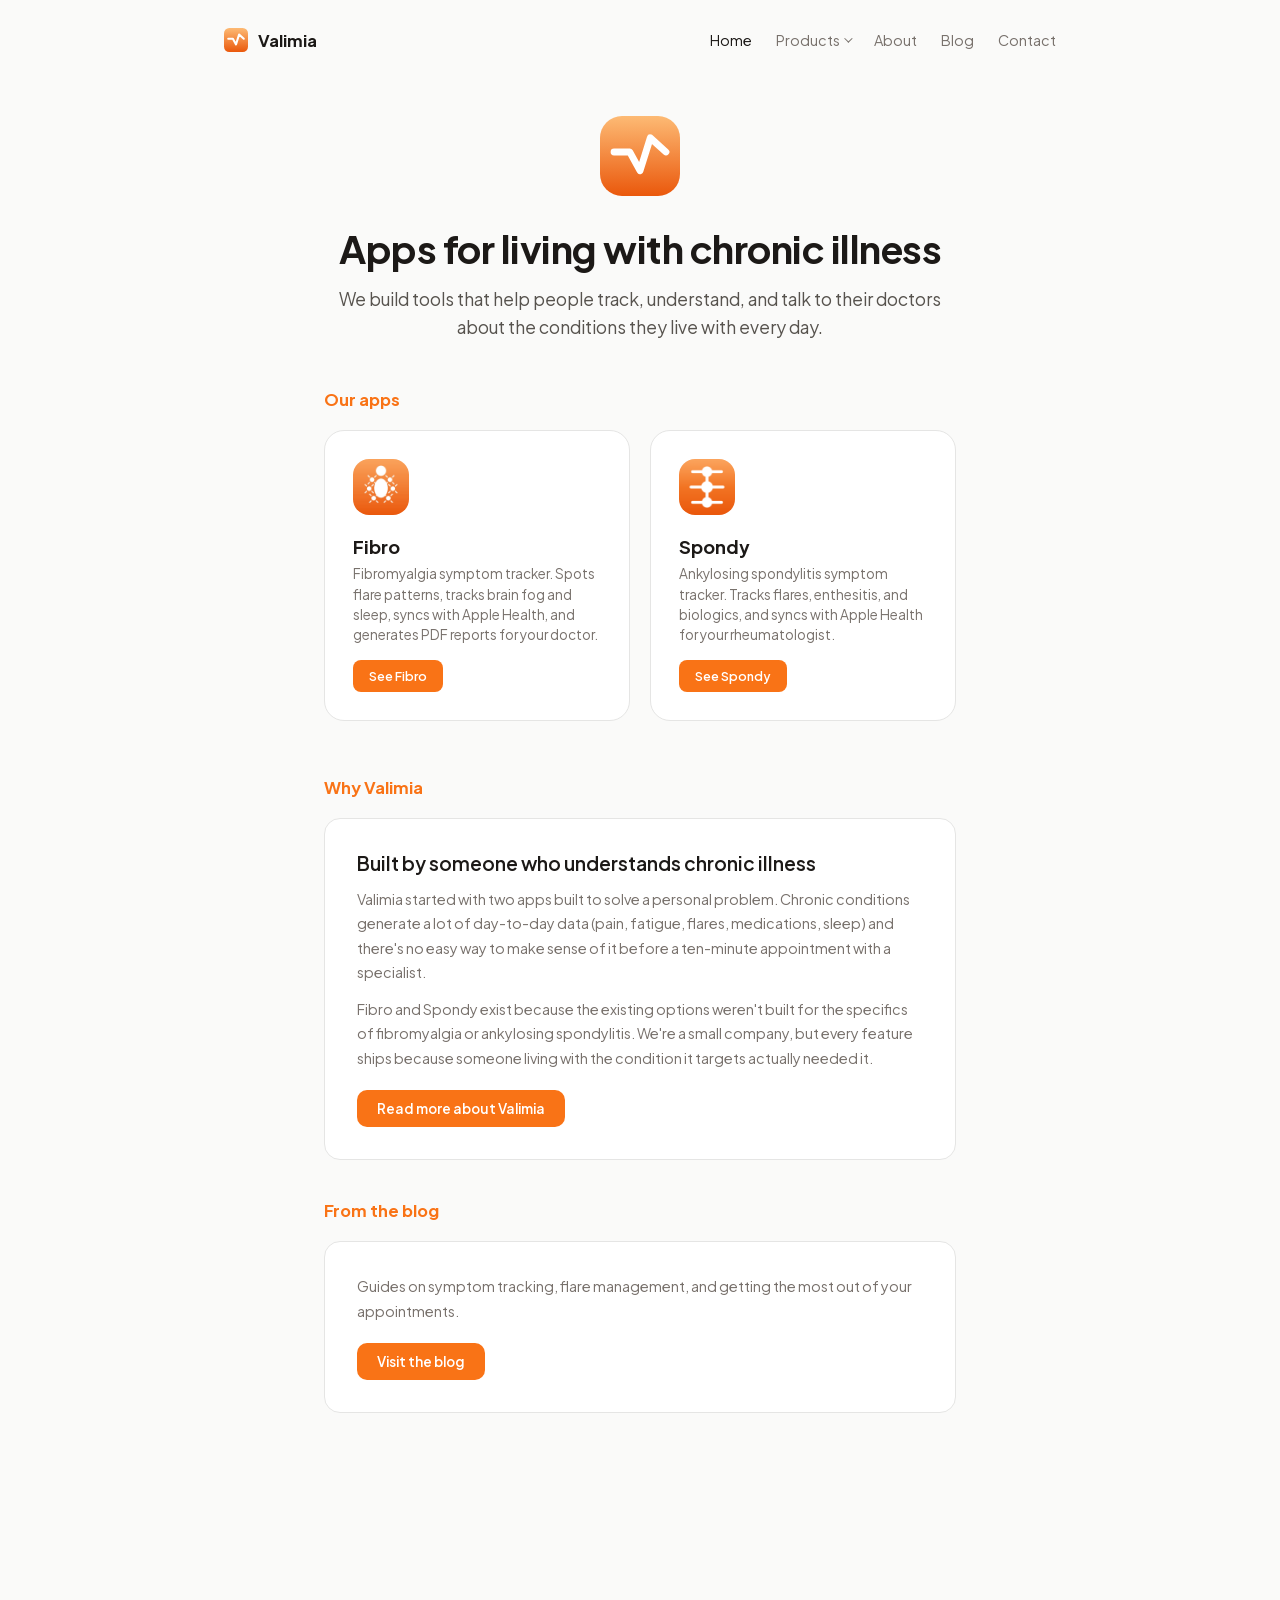
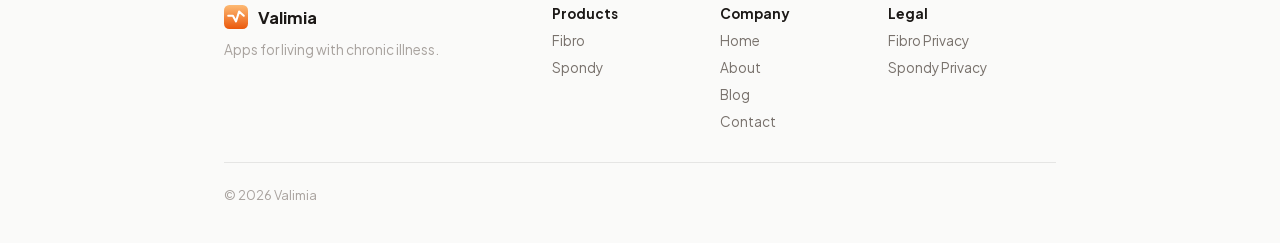
<file: index.html>
<!DOCTYPE html>
<html lang="en">
<head>
  <meta charset="UTF-8" />
  <meta name="viewport" content="width=device-width, initial-scale=1.0" />
  <link rel="icon" type="image/svg+xml" href="/assets/logo-mark.svg" />
  <link rel="icon" type="image/png" href="/favicon-32.png" />
  <link rel="apple-touch-icon" href="/apple-touch-icon.png" />

  <title>Valimia: Apps for Living with Chronic Illness</title>
  <meta name="description" content="Valimia builds symptom-tracking apps for people managing chronic conditions. Makers of Fibro (fibromyalgia) and Spondy (ankylosing spondylitis)." />
  <link rel="canonical" href="https://valimia.com/" />

  <meta property="og:type" content="website" />
  <meta property="og:title" content="Valimia: Apps for Living with Chronic Illness" />
  <meta property="og:description" content="Makers of Fibro and Spondy: symptom-tracking apps built by people who live with the conditions they track." />
  <meta property="og:url" content="https://valimia.com/" />

  <meta name="twitter:card" content="summary" />
  <meta name="twitter:title" content="Valimia: Apps for Living with Chronic Illness" />
  <meta name="twitter:description" content="Makers of Fibro and Spondy: symptom-tracking apps built by people who live with the conditions they track." />

  <script type="application/ld+json">
  {
    "@context": "https://schema.org",
    "@type": "Organization",
    "name": "Valimia",
    "url": "https://valimia.com/",
    "description": "Valimia's mission is to help everyone living with a chronic condition understand it better. Makers of Fibro and Spondy.",
    "sameAs": []
  }
  </script>

  <link rel="stylesheet" href="assets/style.css" />
</head>
<body>

  <nav class="site-nav">
    <a class="brand" href="/"><img src="/assets/logo-mark.svg" class="brand-mark" alt="" />Valimia</a>
    <div class="links">
      <a href="/" class="active">Home</a>
      <details class="nav-dropdown">
        <summary>Products</summary>
        <div class="dropdown-panel">
          <a href="/apps/fibro/">Fibro</a>
          <a href="/apps/spondy/">Spondy</a>
        </div>
      </details>
      <a href="/about/" >About</a>
      <a href="/blog/">Blog</a>
      <a href="/contact/">Contact</a>
    </div>
  </nav>

  <header class="hero">
    <div class="logo-mark"><img src="/assets/logo-mark.svg" alt="Valimia logo" /></div>
    <h1>Apps for living with chronic illness</h1>
    <p class="tagline">We build tools that help people track, understand, and talk to their doctors about the conditions they live with every day.</p>
  </header>

  <main>

    <p class="section-title">Our apps</p>
    <div class="app-cards">

      <a class="app-card" href="/apps/fibro/">
        <div class="logo-mark"><img src="assets/fibro-icon.png" alt="Fibro app icon" /></div>
        <h3>Fibro</h3>
        <p>Fibromyalgia symptom tracker. Spots flare patterns, tracks brain fog and sleep, syncs with Apple Health, and generates PDF reports for your doctor.</p>
        <span class="cta">See Fibro</span>
      </a>

      <a class="app-card" href="/apps/spondy/">
        <div class="logo-mark"><img src="assets/spondy-icon.png" alt="Spondy app icon" /></div>
        <h3>Spondy</h3>
        <p>Ankylosing spondylitis symptom tracker. Tracks flares, enthesitis, and biologics, and syncs with Apple Health for your rheumatologist.</p>
        <span class="cta">See Spondy</span>
      </a>

    </div>

    <p class="section-title">Why Valimia</p>
    <div class="prose-section">
      <h2>Built by someone who understands chronic illness</h2>
      <p>
        Valimia started with two apps built to solve a personal problem. Chronic conditions generate a lot of day-to-day data (pain, fatigue, flares, medications, sleep) and there's no easy way to make sense of it before a ten-minute appointment with a specialist.
      </p>
      <p>
        Fibro and Spondy exist because the existing options weren't built for the specifics of fibromyalgia or ankylosing spondylitis. We're a small company, but every feature ships because someone living with the condition it targets actually needed it.
      </p>
      <a href="/about/" class="btn">Read more about Valimia</a>
    </div>

    <p class="section-title" style="margin-top:40px">From the blog</p>
    <div class="prose-section">
      <p>Guides on symptom tracking, flare management, and getting the most out of your appointments.</p>
      <a href="/blog/" class="btn">Visit the blog</a>
    </div>

  </main>

  <footer>
    <div class="footer-top">
      <div class="footer-brand">
        <a class="brand" href="/"><img src="/assets/logo-mark.svg" class="brand-mark" alt="" />Valimia</a>
        <p>Apps for living with chronic illness.</p>
      </div>
      <div class="footer-col">
        <h4>Products</h4>
        <a href="/apps/fibro/">Fibro</a>
        <a href="/apps/spondy/">Spondy</a>
      </div>
      <div class="footer-col">
        <h4>Company</h4>
        <a href="/">Home</a>
        <a href="/about/">About</a>
        <a href="/blog/">Blog</a>
        <a href="/contact/">Contact</a>
      </div>
      <div class="footer-col">
        <h4>Legal</h4>
        <a href="/apps/fibro/privacy/">Fibro Privacy</a>
        <a href="/apps/spondy/privacy/">Spondy Privacy</a>
      </div>
    </div>
    <div class="footer-bottom">
      <p>© 2026 Valimia</p>
    </div>
  </footer>

</body>
</html>
</file>
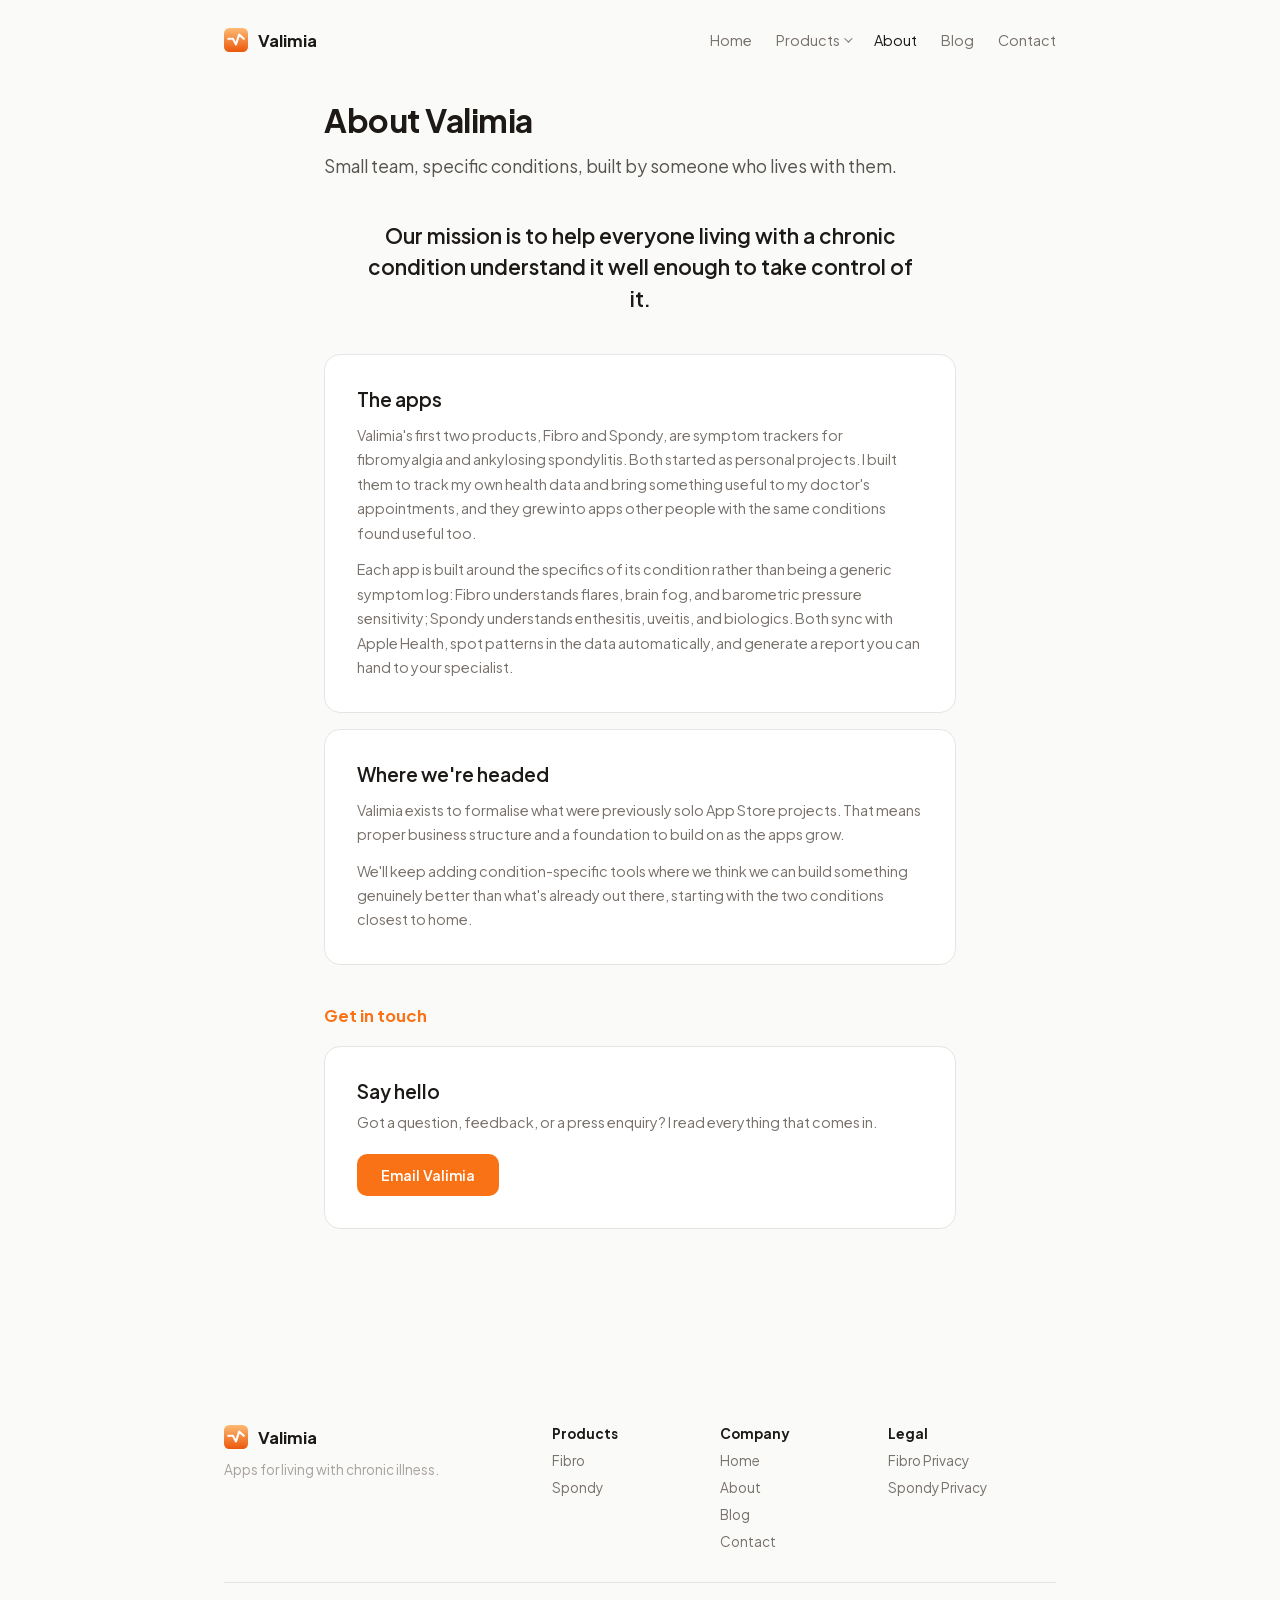
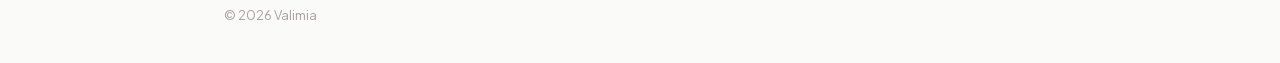
<file: about/index.html>
<!DOCTYPE html>
<html lang="en">
<head>
  <meta charset="UTF-8" />
  <meta name="viewport" content="width=device-width, initial-scale=1.0" />
  <link rel="icon" type="image/svg+xml" href="/assets/logo-mark.svg" />
  <link rel="icon" type="image/png" href="/favicon-32.png" />
  <link rel="apple-touch-icon" href="/apple-touch-icon.png" />

  <title>About Valimia</title>
  <meta name="description" content="Valimia's mission is to help everyone living with a chronic condition understand it better. Makers of Fibro and Spondy." />
  <link rel="canonical" href="https://valimia.com/about/" />

  <meta property="og:type" content="website" />
  <meta property="og:title" content="About Valimia" />
  <meta property="og:description" content="Valimia's mission is to help everyone living with a chronic condition understand it better. Makers of Fibro and Spondy." />
  <meta property="og:url" content="https://valimia.com/about/" />

  <meta name="twitter:card" content="summary" />
  <meta name="twitter:title" content="About Valimia" />
  <meta name="twitter:description" content="Valimia's mission is to help everyone living with a chronic condition understand it better." />

  <link rel="stylesheet" href="../assets/style.css" />
</head>
<body>

  <nav class="site-nav">
    <a class="brand" href="/"><img src="/assets/logo-mark.svg" class="brand-mark" alt="" />Valimia</a>
    <div class="links">
      <a href="/">Home</a>
      <details class="nav-dropdown">
        <summary>Products</summary>
        <div class="dropdown-panel">
          <a href="/apps/fibro/">Fibro</a>
          <a href="/apps/spondy/">Spondy</a>
        </div>
      </details>
      <a href="/about/" class="active">About</a>
      <a href="/blog/">Blog</a>
      <a href="/contact/">Contact</a>
    </div>
  </nav>

  <header class="page-header">
    <h1>About Valimia</h1>
    <p class="tagline">Small team, specific conditions, built by someone who lives with them.</p>
  </header>

  <main>

    <div class="mission-statement">
      <p>Our mission is to help everyone living with a chronic condition understand it well enough to take control of it.</p>
    </div>

    <div class="prose-section">
      <h2>The apps</h2>
      <p>
        Valimia's first two products, Fibro and Spondy, are symptom trackers for fibromyalgia and ankylosing spondylitis. Both started as personal projects. I built them to track my own health data and bring something useful to my doctor's appointments, and they grew into apps other people with the same conditions found useful too.
      </p>
      <p>
        Each app is built around the specifics of its condition rather than being a generic symptom log: Fibro understands flares, brain fog, and barometric pressure sensitivity; Spondy understands enthesitis, uveitis, and biologics. Both sync with Apple Health, spot patterns in the data automatically, and generate a report you can hand to your specialist.
      </p>
    </div>

    <div class="prose-section">
      <h2>Where we're headed</h2>
      <p>
        Valimia exists to formalise what were previously solo App Store projects. That means proper business structure and a foundation to build on as the apps grow.
      </p>
      <p>
        We'll keep adding condition-specific tools where we think we can build something genuinely better than what's already out there, starting with the two conditions closest to home.
      </p>
    </div>

    <p class="section-title" style="margin-top:40px">Get in touch</p>
    <div class="support-box">
      <h2>Say hello</h2>
      <p>Got a question, feedback, or a press enquiry? I read everything that comes in.</p>
      <a class="email-btn" href="/contact/">Email Valimia</a>
    </div>

  </main>

  <footer>
    <div class="footer-top">
      <div class="footer-brand">
        <a class="brand" href="/"><img src="/assets/logo-mark.svg" class="brand-mark" alt="" />Valimia</a>
        <p>Apps for living with chronic illness.</p>
      </div>
      <div class="footer-col">
        <h4>Products</h4>
        <a href="/apps/fibro/">Fibro</a>
        <a href="/apps/spondy/">Spondy</a>
      </div>
      <div class="footer-col">
        <h4>Company</h4>
        <a href="/">Home</a>
        <a href="/about/">About</a>
        <a href="/blog/">Blog</a>
        <a href="/contact/">Contact</a>
      </div>
      <div class="footer-col">
        <h4>Legal</h4>
        <a href="/apps/fibro/privacy/">Fibro Privacy</a>
        <a href="/apps/spondy/privacy/">Spondy Privacy</a>
      </div>
    </div>
    <div class="footer-bottom">
      <p>© 2026 Valimia</p>
    </div>
  </footer>

</body>
</html>
</file>
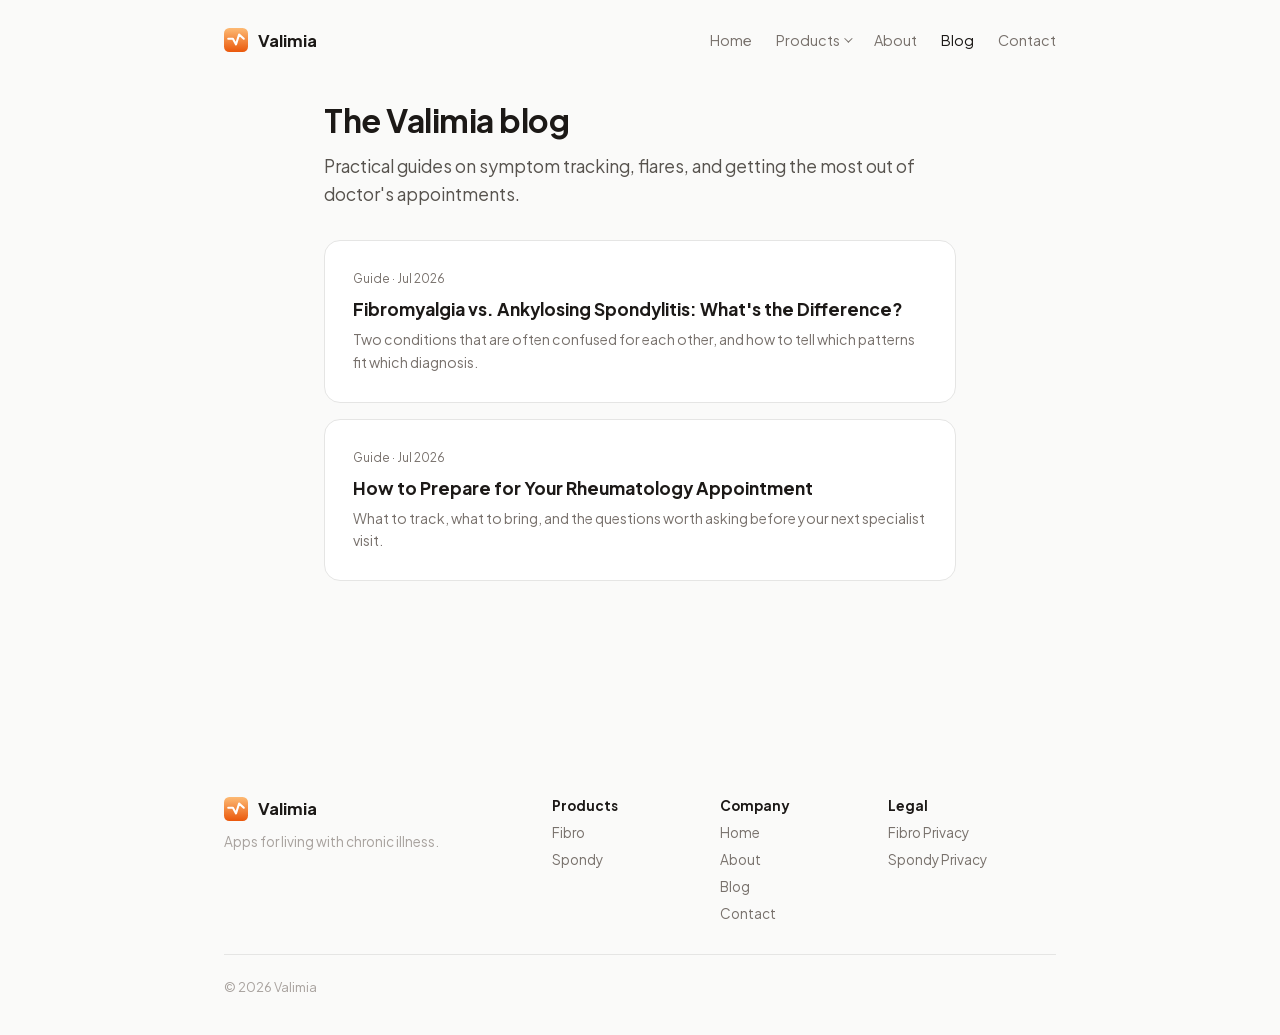
<file: blog/index.html>
<!DOCTYPE html>
<html lang="en">
<head>
  <meta charset="UTF-8" />
  <meta name="viewport" content="width=device-width, initial-scale=1.0" />
  <link rel="icon" type="image/svg+xml" href="/assets/logo-mark.svg" />
  <link rel="icon" type="image/png" href="/favicon-32.png" />
  <link rel="apple-touch-icon" href="/apple-touch-icon.png" />

  <title>Valimia Blog: Chronic Illness Guides</title>
  <meta name="description" content="Guides on symptom tracking, flare management, and appointment prep for fibromyalgia and ankylosing spondylitis, from the makers of Fibro and Spondy." />
  <link rel="canonical" href="https://valimia.com/blog/" />

  <meta property="og:type" content="website" />
  <meta property="og:title" content="Valimia Blog: Chronic Illness Guides" />
  <meta property="og:description" content="Guides on symptom tracking, flare management, and appointment prep for fibromyalgia and ankylosing spondylitis." />
  <meta property="og:url" content="https://valimia.com/blog/" />

  <meta name="twitter:card" content="summary" />
  <meta name="twitter:title" content="Valimia Blog: Chronic Illness Guides" />
  <meta name="twitter:description" content="Guides on symptom tracking, flare management, and appointment prep for fibromyalgia and ankylosing spondylitis." />

  <link rel="stylesheet" href="../assets/style.css" />
</head>
<body>

  <nav class="site-nav">
    <a class="brand" href="/"><img src="/assets/logo-mark.svg" class="brand-mark" alt="" />Valimia</a>
    <div class="links">
      <a href="/">Home</a>
      <details class="nav-dropdown">
        <summary>Products</summary>
        <div class="dropdown-panel">
          <a href="/apps/fibro/">Fibro</a>
          <a href="/apps/spondy/">Spondy</a>
        </div>
      </details>
      <a href="/about/">About</a>
      <a href="/blog/" class="active">Blog</a>
      <a href="/contact/">Contact</a>
    </div>
  </nav>

  <header class="page-header">
    <h1>The Valimia blog</h1>
    <p class="tagline">Practical guides on symptom tracking, flares, and getting the most out of doctor's appointments.</p>
  </header>

  <main>
    <div class="post-list">

      <a class="post-item" href="/blog/fibromyalgia-vs-ankylosing-spondylitis/">
        <p class="meta">Guide · Jul 2026</p>
        <h3>Fibromyalgia vs. Ankylosing Spondylitis: What's the Difference?</h3>
        <p>Two conditions that are often confused for each other, and how to tell which patterns fit which diagnosis.</p>
      </a>

      <a class="post-item" href="/blog/rheumatology-appointment-prep/">
        <p class="meta">Guide · Jul 2026</p>
        <h3>How to Prepare for Your Rheumatology Appointment</h3>
        <p>What to track, what to bring, and the questions worth asking before your next specialist visit.</p>
      </a>

    </div>
  </main>

  <footer>
    <div class="footer-top">
      <div class="footer-brand">
        <a class="brand" href="/"><img src="/assets/logo-mark.svg" class="brand-mark" alt="" />Valimia</a>
        <p>Apps for living with chronic illness.</p>
      </div>
      <div class="footer-col">
        <h4>Products</h4>
        <a href="/apps/fibro/">Fibro</a>
        <a href="/apps/spondy/">Spondy</a>
      </div>
      <div class="footer-col">
        <h4>Company</h4>
        <a href="/">Home</a>
        <a href="/about/">About</a>
        <a href="/blog/">Blog</a>
        <a href="/contact/">Contact</a>
      </div>
      <div class="footer-col">
        <h4>Legal</h4>
        <a href="/apps/fibro/privacy/">Fibro Privacy</a>
        <a href="/apps/spondy/privacy/">Spondy Privacy</a>
      </div>
    </div>
    <div class="footer-bottom">
      <p>© 2026 Valimia</p>
    </div>
  </footer>

</body>
</html>
</file>
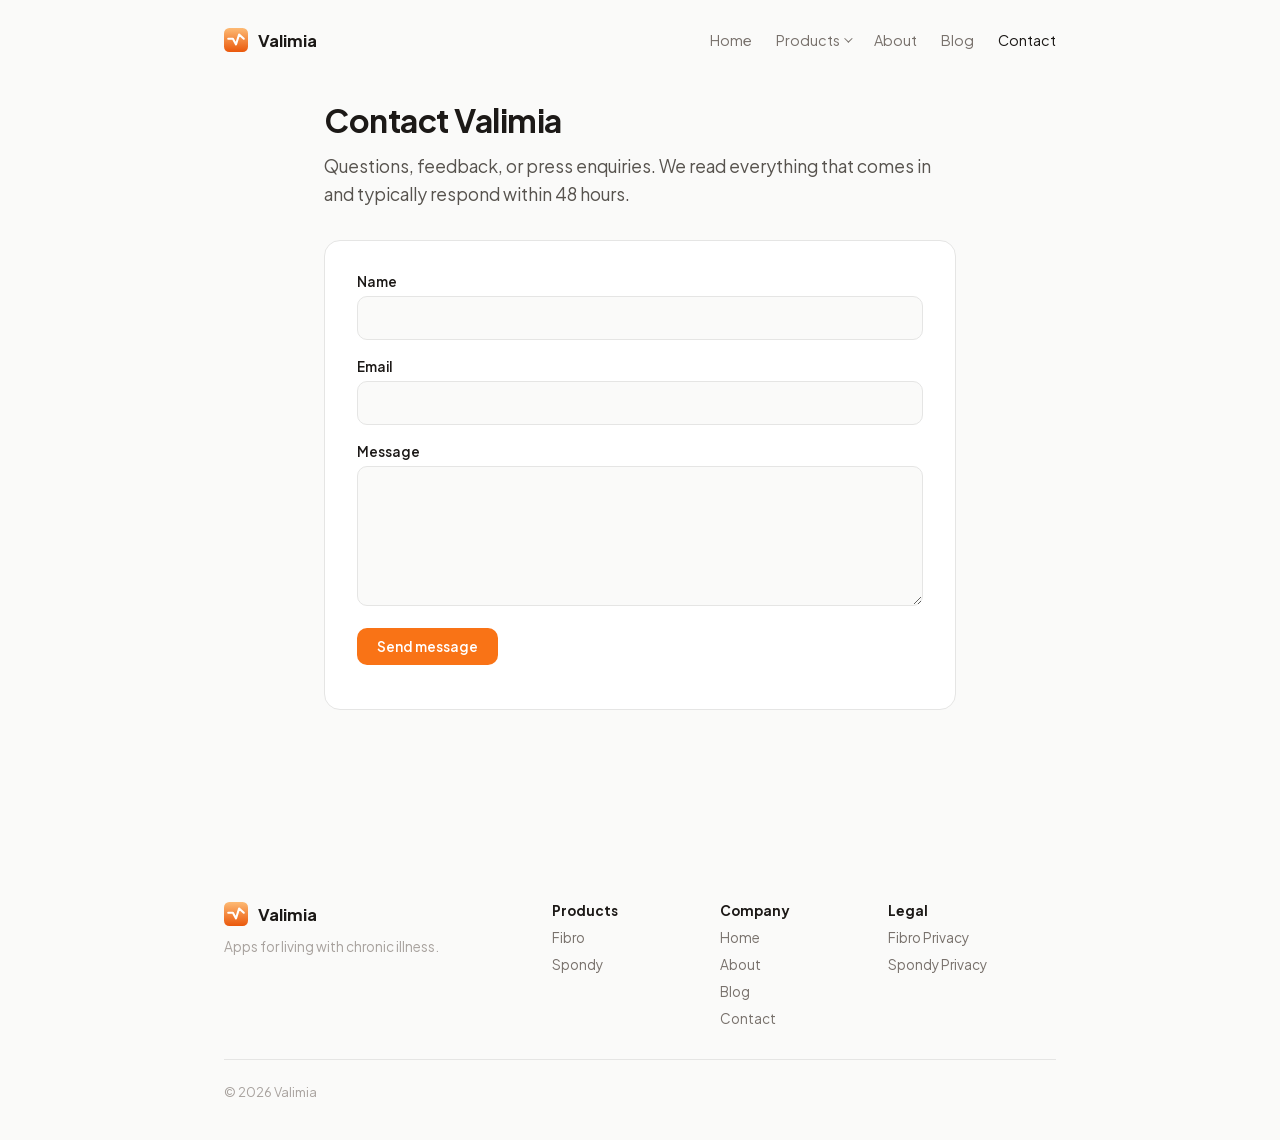
<file: contact/index.html>
<!DOCTYPE html>
<html lang="en">
<head>
  <meta charset="UTF-8" />
  <meta name="viewport" content="width=device-width, initial-scale=1.0" />
  <link rel="icon" type="image/svg+xml" href="/assets/logo-mark.svg" />
  <link rel="icon" type="image/png" href="/favicon-32.png" />
  <link rel="apple-touch-icon" href="/apple-touch-icon.png" />

  <title>Contact Valimia</title>
  <meta name="description" content="Get in touch with Valimia, makers of Fibro and Spondy. Questions, feedback, or press enquiries welcome." />
  <link rel="canonical" href="https://valimia.com/contact/" />

  <meta property="og:type" content="website" />
  <meta property="og:title" content="Contact Valimia" />
  <meta property="og:description" content="Get in touch with Valimia, makers of Fibro and Spondy." />
  <meta property="og:url" content="https://valimia.com/contact/" />

  <link rel="stylesheet" href="../assets/style.css" />
</head>
<body>

  <nav class="site-nav">
    <a class="brand" href="/"><img src="/assets/logo-mark.svg" class="brand-mark" alt="" />Valimia</a>
    <div class="links">
      <a href="/">Home</a>
      <details class="nav-dropdown">
        <summary>Products</summary>
        <div class="dropdown-panel">
          <a href="/apps/fibro/">Fibro</a>
          <a href="/apps/spondy/">Spondy</a>
        </div>
      </details>
      <a href="/about/">About</a>
      <a href="/blog/">Blog</a>
      <a href="/contact/" class="active">Contact</a>
    </div>
  </nav>

  <header class="page-header">
    <h1>Contact Valimia</h1>
    <p class="tagline">Questions, feedback, or press enquiries. We read everything that comes in and typically respond within 48 hours.</p>
  </header>

  <main>
    <div class="prose-section">
      <form id="contact-form" class="contact-form">
        <input type="hidden" name="access_key" value="92ab5d53-bf2c-4a7e-b6ca-0dbf0ee5567c" />
        <input type="hidden" name="subject" value="New message from valimia.com contact form" />
        <input type="hidden" name="from_name" value="Valimia contact form" />
        <input type="checkbox" name="botcheck" style="display: none;" tabindex="-1" autocomplete="off" />

        <div>
          <label for="name">Name</label>
          <input type="text" id="name" name="name" required autocomplete="name" />
        </div>

        <div>
          <label for="email">Email</label>
          <input type="email" id="email" name="email" required autocomplete="email" />
        </div>

        <div>
          <label for="message">Message</label>
          <textarea id="message" name="message" required></textarea>
        </div>

        <button type="submit" class="btn">Send message</button>
      </form>
      <p id="form-status" class="form-status" role="status"></p>
    </div>
  </main>

  <footer>
    <div class="footer-top">
      <div class="footer-brand">
        <a class="brand" href="/"><img src="/assets/logo-mark.svg" class="brand-mark" alt="" />Valimia</a>
        <p>Apps for living with chronic illness.</p>
      </div>
      <div class="footer-col">
        <h4>Products</h4>
        <a href="/apps/fibro/">Fibro</a>
        <a href="/apps/spondy/">Spondy</a>
      </div>
      <div class="footer-col">
        <h4>Company</h4>
        <a href="/">Home</a>
        <a href="/about/">About</a>
        <a href="/blog/">Blog</a>
        <a href="/contact/">Contact</a>
      </div>
      <div class="footer-col">
        <h4>Legal</h4>
        <a href="/apps/fibro/privacy/">Fibro Privacy</a>
        <a href="/apps/spondy/privacy/">Spondy Privacy</a>
      </div>
    </div>
    <div class="footer-bottom">
      <p>© 2026 Valimia</p>
    </div>
  </footer>

  <script>
    var form = document.getElementById('contact-form');
    var formStatus = document.getElementById('form-status');

    form.addEventListener('submit', function (e) {
      e.preventDefault();
      var submitBtn = form.querySelector('button[type="submit"]');
      submitBtn.disabled = true;
      submitBtn.textContent = 'Sending...';
      formStatus.textContent = '';
      formStatus.className = 'form-status';

      fetch('https://api.web3forms.com/submit', {
        method: 'POST',
        headers: { Accept: 'application/json' },
        body: new FormData(form),
      })
        .then(function (res) { return res.json(); })
        .then(function (result) {
          if (result.success) {
            form.reset();
            form.style.display = 'none';
            formStatus.textContent = "Thanks, your message has been sent. We'll get back to you soon.";
            formStatus.className = 'form-status success';
          } else {
            formStatus.textContent = 'Something went wrong. Please try again in a moment.';
            formStatus.className = 'form-status error';
            submitBtn.disabled = false;
            submitBtn.textContent = 'Send message';
          }
        })
        .catch(function () {
          formStatus.textContent = 'Something went wrong. Please try again in a moment.';
          formStatus.className = 'form-status error';
          submitBtn.disabled = false;
          submitBtn.textContent = 'Send message';
        });
    });
  </script>

</body>
</html>
</file>
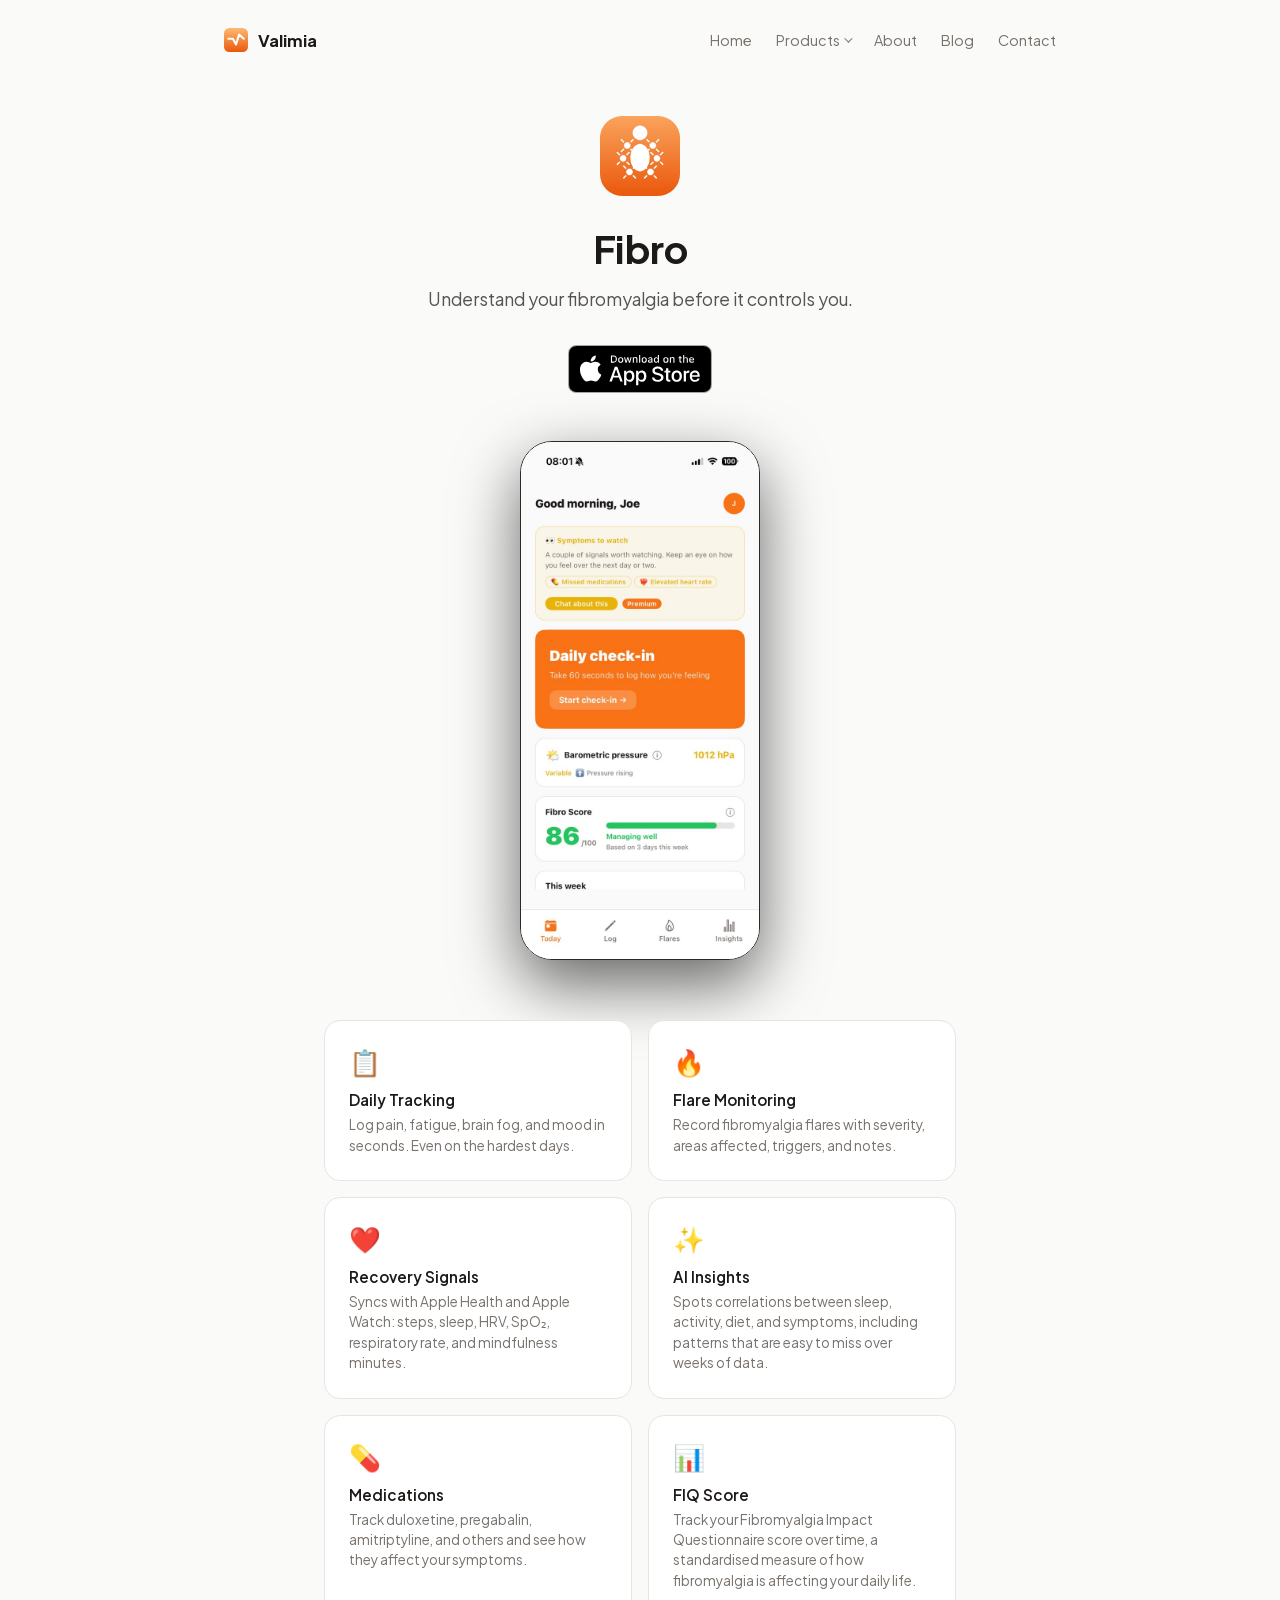
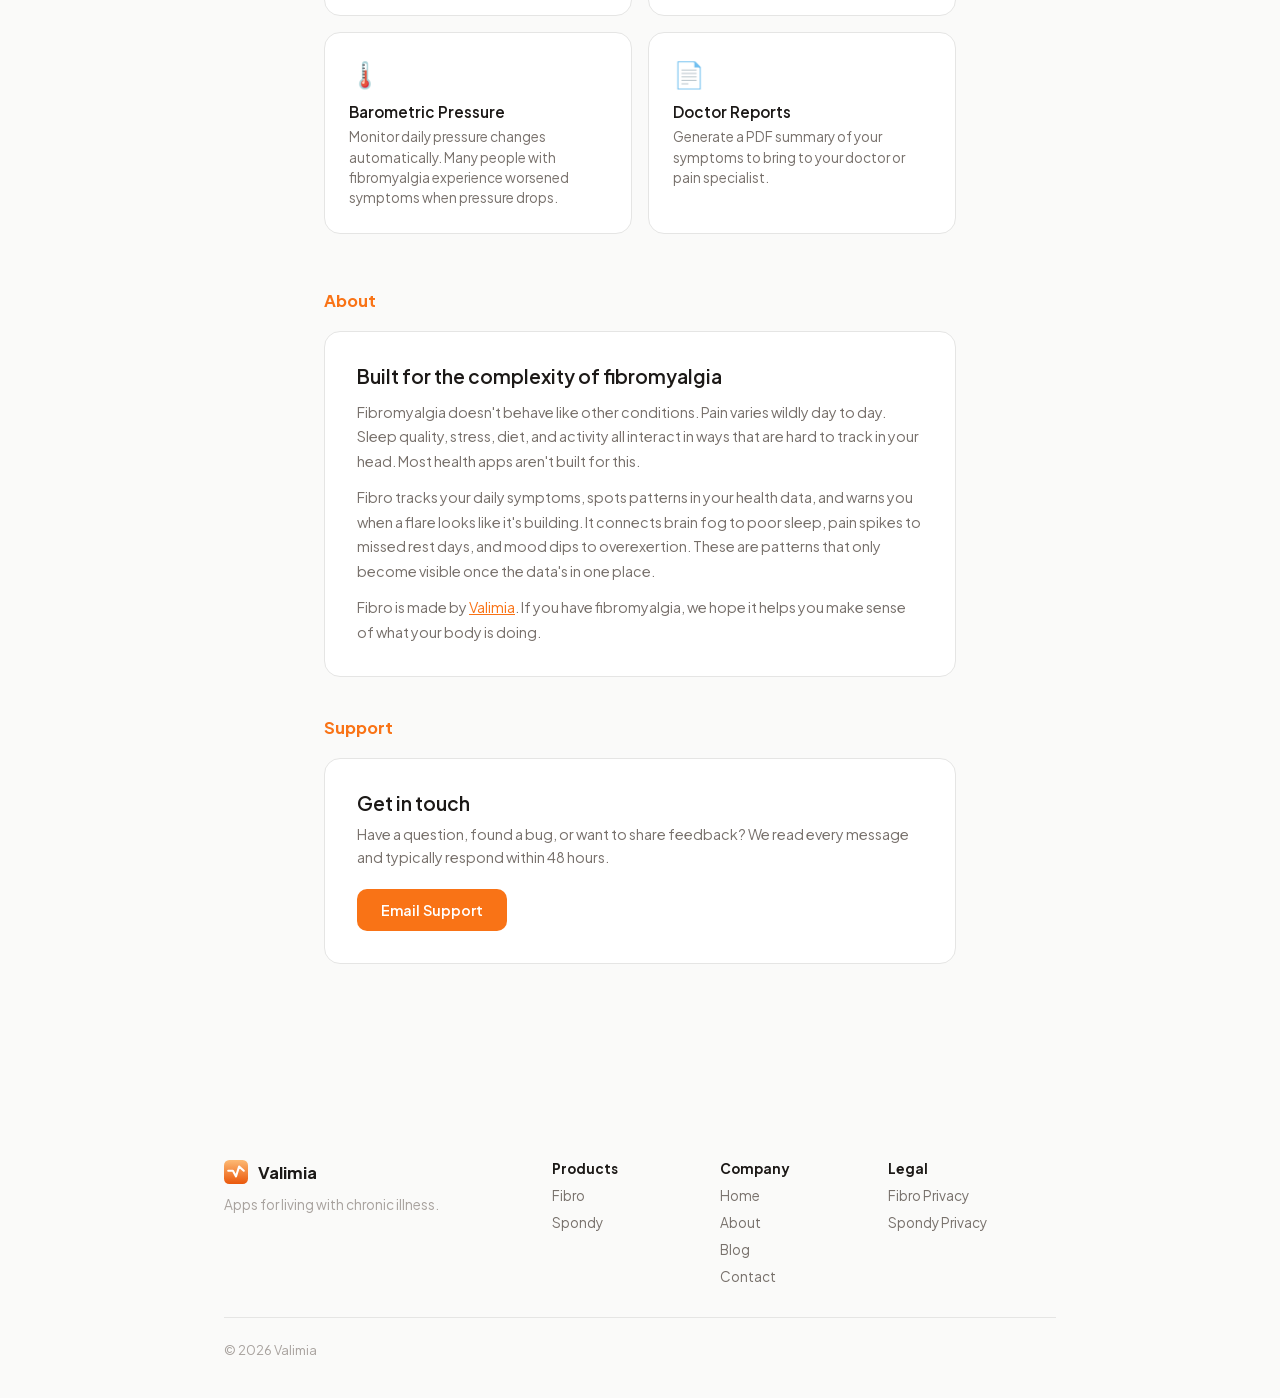
<file: apps/fibro/index.html>
<!DOCTYPE html>
<html lang="en">
<head>
  <meta charset="UTF-8" />
  <meta name="viewport" content="width=device-width, initial-scale=1.0" />
  <link rel="icon" type="image/svg+xml" href="/assets/logo-mark.svg" />
  <link rel="icon" type="image/png" href="/favicon-32.png" />
  <link rel="apple-touch-icon" href="/apple-touch-icon.png" />

  <title>Fibro: Fibromyalgia Symptom Tracker App | Valimia</title>
  <meta name="description" content="Fibro is the fibromyalgia tracking app that spots flare patterns, tracks brain fog and sleep, syncs with Apple Health, and generates PDF reports for your doctor. Built by Valimia." />
  <meta name="keywords" content="fibromyalgia app, fibromyalgia symptom tracker, fibromyalgia flare tracker, brain fog tracker, chronic pain app, FIQ tracker, fibro app, pain tracking app, fatigue tracker, fibromyalgia diary" />
  <link rel="canonical" href="https://valimia.com/apps/fibro/" />

  <meta property="og:type" content="website" />
  <meta property="og:title" content="Fibro: Fibromyalgia Symptom Tracker" />
  <meta property="og:description" content="Track your fibromyalgia symptoms, identify flare patterns, and arrive at every appointment with the full picture." />
  <meta property="og:image" content="https://valimia.com/assets/fibro-icon.png" />
  <meta property="og:url" content="https://valimia.com/apps/fibro/" />

  <meta name="twitter:card" content="summary" />
  <meta name="twitter:title" content="Fibro: Fibromyalgia Tracker" />
  <meta name="twitter:description" content="The fibromyalgia app that spots flare patterns before they peak." />
  <meta name="twitter:image" content="https://valimia.com/assets/fibro-icon.png" />

  <script type="application/ld+json">
  {
    "@context": "https://schema.org",
    "@type": "SoftwareApplication",
    "name": "Fibro",
    "operatingSystem": "iOS",
    "applicationCategory": "HealthApplication",
    "description": "Fibro is a symptom tracking app for people living with fibromyalgia. Track pain, fatigue, brain fog, flares, medications, and health data.",
    "offers": { "@type": "Offer", "price": "0", "priceCurrency": "USD" },
    "url": "https://valimia.com/apps/fibro/",
    "downloadUrl": "https://apps.apple.com/app/id6789286943",
    "publisher": { "@type": "Organization", "name": "Valimia" }
  }
  </script>

  <link rel="stylesheet" href="../../assets/style.css" />
</head>
<body>

  <nav class="site-nav">
    <a class="brand" href="/"><img src="/assets/logo-mark.svg" class="brand-mark" alt="" />Valimia</a>
    <div class="links">
      <a href="/">Home</a>
      <details class="nav-dropdown">
        <summary>Products</summary>
        <div class="dropdown-panel">
          <a href="/apps/fibro/">Fibro</a>
          <a href="/apps/spondy/">Spondy</a>
        </div>
      </details>
      <a href="/about/">About</a>
      <a href="/blog/">Blog</a>
      <a href="/contact/">Contact</a>
    </div>
  </nav>

  <header class="hero">
    <div class="logo-mark"><img src="../../assets/fibro-icon.png" alt="Fibro app icon" /></div>
    <h1>Fibro</h1>
    <p class="tagline">Understand your fibromyalgia before it controls you.</p>
    <div class="store-buttons">
      <a class="store-btn" href="https://apps.apple.com/app/id6789286943" target="_blank" rel="noopener">
        <img src="../../assets/app-store-badge.svg" alt="Download on the App Store" />
      </a>
    </div>
  </header>

  <main>

    <div class="screenshot-wrap">
      <img src="../../assets/fibro-screenshot.jpeg" alt="Fibro app showing today's symptoms, Fibro Score, and a flare warning" />
    </div>

    <div class="features">
      <div class="feature">
        <div class="feature-icon">📋</div>
        <h3>Daily Tracking</h3>
        <p>Log pain, fatigue, brain fog, and mood in seconds. Even on the hardest days.</p>
      </div>
      <div class="feature">
        <div class="feature-icon">🔥</div>
        <h3>Flare Monitoring</h3>
        <p>Record fibromyalgia flares with severity, areas affected, triggers, and notes.</p>
      </div>
      <div class="feature">
        <div class="feature-icon">❤️</div>
        <h3>Recovery Signals</h3>
        <p>Syncs with Apple Health and Apple Watch: steps, sleep, HRV, SpO₂, respiratory rate, and mindfulness minutes.</p>
      </div>
      <div class="feature">
        <div class="feature-icon">✨</div>
        <h3>AI Insights</h3>
        <p>Spots correlations between sleep, activity, diet, and symptoms, including patterns that are easy to miss over weeks of data.</p>
      </div>
      <div class="feature">
        <div class="feature-icon">💊</div>
        <h3>Medications</h3>
        <p>Track duloxetine, pregabalin, amitriptyline, and others and see how they affect your symptoms.</p>
      </div>
      <div class="feature">
        <div class="feature-icon">📊</div>
        <h3>FIQ Score</h3>
        <p>Track your Fibromyalgia Impact Questionnaire score over time, a standardised measure of how fibromyalgia is affecting your daily life.</p>
      </div>
      <div class="feature">
        <div class="feature-icon">🌡️</div>
        <h3>Barometric Pressure</h3>
        <p>Monitor daily pressure changes automatically. Many people with fibromyalgia experience worsened symptoms when pressure drops.</p>
      </div>
      <div class="feature">
        <div class="feature-icon">📄</div>
        <h3>Doctor Reports</h3>
        <p>Generate a PDF summary of your symptoms to bring to your doctor or pain specialist.</p>
      </div>
    </div>

    <p class="section-title">About</p>
    <div class="prose-section">
      <h2>Built for the complexity of fibromyalgia</h2>
      <p>
        Fibromyalgia doesn't behave like other conditions. Pain varies wildly day to day. Sleep quality, stress, diet, and activity all interact in ways that are hard to track in your head. Most health apps aren't built for this.
      </p>
      <p>
        Fibro tracks your daily symptoms, spots patterns in your health data, and warns you when a flare looks like it's building. It connects brain fog to poor sleep, pain spikes to missed rest days, and mood dips to overexertion. These are patterns that only become visible once the data's in one place.
      </p>
      <p>
        Fibro is made by <a href="/" style="color: var(--accent); text-decoration: underline;">Valimia</a>. If you have fibromyalgia, we hope it helps you make sense of what your body is doing.
      </p>
    </div>

    <p class="section-title" style="margin-top:40px">Support</p>
    <div class="support-box">
      <h2>Get in touch</h2>
      <p>Have a question, found a bug, or want to share feedback? We read every message and typically respond within 48 hours.</p>
      <a class="email-btn" href="/contact/">Email Support</a>
    </div>

  </main>

  <footer>
    <div class="footer-top">
      <div class="footer-brand">
        <a class="brand" href="/"><img src="/assets/logo-mark.svg" class="brand-mark" alt="" />Valimia</a>
        <p>Apps for living with chronic illness.</p>
      </div>
      <div class="footer-col">
        <h4>Products</h4>
        <a href="/apps/fibro/">Fibro</a>
        <a href="/apps/spondy/">Spondy</a>
      </div>
      <div class="footer-col">
        <h4>Company</h4>
        <a href="/">Home</a>
        <a href="/about/">About</a>
        <a href="/blog/">Blog</a>
        <a href="/contact/">Contact</a>
      </div>
      <div class="footer-col">
        <h4>Legal</h4>
        <a href="/apps/fibro/privacy/">Fibro Privacy</a>
        <a href="/apps/spondy/privacy/">Spondy Privacy</a>
      </div>
    </div>
    <div class="footer-bottom">
      <p>© 2026 Valimia</p>
    </div>
  </footer>

</body>
</html>
</file>
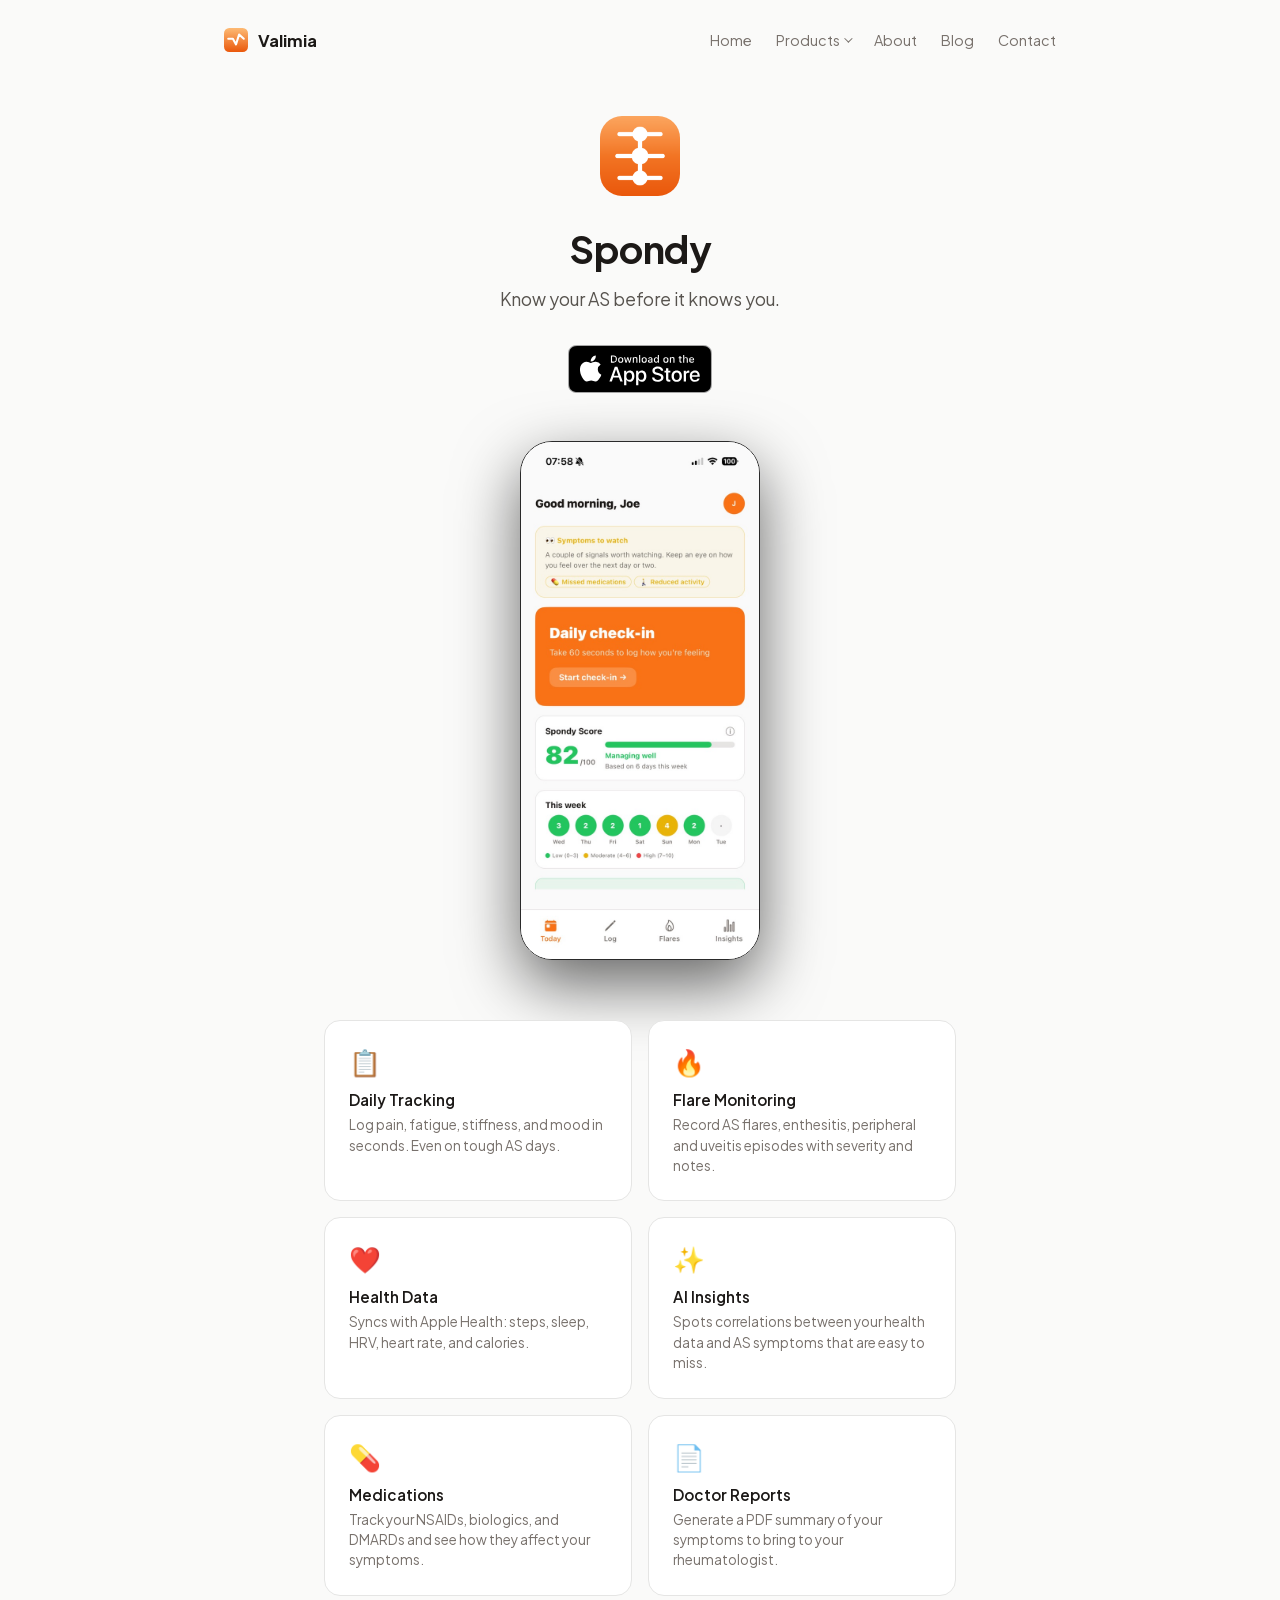
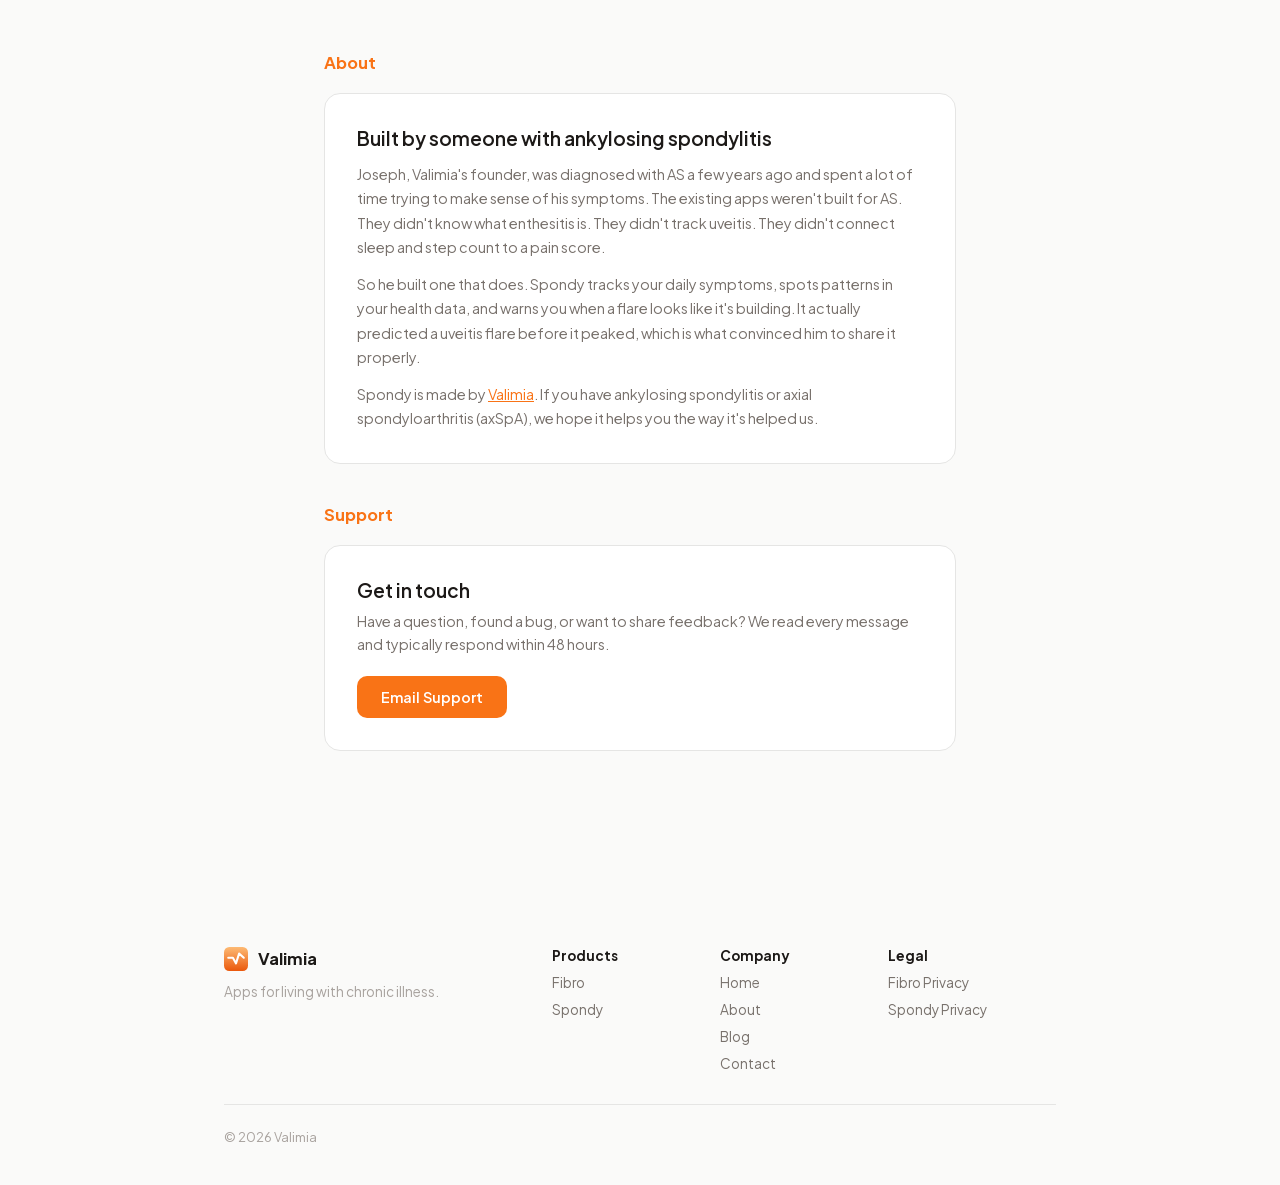
<file: apps/spondy/index.html>
<!DOCTYPE html>
<html lang="en">
<head>
  <meta charset="UTF-8" />
  <meta name="viewport" content="width=device-width, initial-scale=1.0" />
  <link rel="icon" type="image/svg+xml" href="/assets/logo-mark.svg" />
  <link rel="icon" type="image/png" href="/favicon-32.png" />
  <link rel="apple-touch-icon" href="/apple-touch-icon.png" />

  <title>Spondy: Ankylosing Spondylitis Symptom Tracker App | Valimia</title>
  <meta name="description" content="Spondy is the ankylosing spondylitis (AS) tracking app that spots flare patterns, syncs with Apple Health, and generates PDF reports for your rheumatologist. Built by Valimia." />
  <meta name="keywords" content="ankylosing spondylitis app, AS symptom tracker, axial spondyloarthritis, axSpA tracker, AS flare tracker, spondylitis app, rheumatology app, BASDAI tracker, biologics tracker" />
  <link rel="canonical" href="https://valimia.com/apps/spondy/" />

  <meta property="og:type" content="website" />
  <meta property="og:title" content="Spondy: Ankylosing Spondylitis Symptom Tracker" />
  <meta property="og:description" content="Track your AS symptoms, identify flare patterns, and arrive at every rheumatology appointment with the full picture." />
  <meta property="og:image" content="https://valimia.com/assets/spondy-icon.png" />
  <meta property="og:url" content="https://valimia.com/apps/spondy/" />

  <meta name="twitter:card" content="summary" />
  <meta name="twitter:title" content="Spondy: AS Symptom Tracker" />
  <meta name="twitter:description" content="The ankylosing spondylitis app that spots flare patterns before they peak." />
  <meta name="twitter:image" content="https://valimia.com/assets/spondy-icon.png" />

  <script type="application/ld+json">
  {
    "@context": "https://schema.org",
    "@type": "SoftwareApplication",
    "name": "Spondy",
    "operatingSystem": "iOS",
    "applicationCategory": "HealthApplication",
    "description": "Spondy is a symptom tracking app for people with ankylosing spondylitis (AS) and axial spondyloarthritis (axSpA). Track pain, fatigue, flares, medications, and health data.",
    "offers": { "@type": "Offer", "price": "0", "priceCurrency": "USD" },
    "url": "https://valimia.com/apps/spondy/",
    "downloadUrl": "https://apps.apple.com/app/id6767585030",
    "publisher": { "@type": "Organization", "name": "Valimia" }
  }
  </script>

  <link rel="stylesheet" href="../../assets/style.css" />
</head>
<body>

  <nav class="site-nav">
    <a class="brand" href="/"><img src="/assets/logo-mark.svg" class="brand-mark" alt="" />Valimia</a>
    <div class="links">
      <a href="/">Home</a>
      <details class="nav-dropdown">
        <summary>Products</summary>
        <div class="dropdown-panel">
          <a href="/apps/fibro/">Fibro</a>
          <a href="/apps/spondy/">Spondy</a>
        </div>
      </details>
      <a href="/about/">About</a>
      <a href="/blog/">Blog</a>
      <a href="/contact/">Contact</a>
    </div>
  </nav>

  <header class="hero">
    <div class="logo-mark"><img src="../../assets/spondy-icon.png" alt="Spondy app icon" /></div>
    <h1>Spondy</h1>
    <p class="tagline">Know your AS before it knows you.</p>
    <div class="store-buttons">
      <a class="store-btn" href="https://apps.apple.com/app/id6767585030" target="_blank" rel="noopener">
        <img src="../../assets/app-store-badge.svg" alt="Download on the App Store" />
      </a>
    </div>
  </header>

  <main>

    <div class="screenshot-wrap">
      <img src="../../assets/spondy-screenshot.jpeg" alt="Spondy app showing today's symptoms, Spondy Score, and a flare warning" />
    </div>

    <div class="features">
      <div class="feature">
        <div class="feature-icon">📋</div>
        <h3>Daily Tracking</h3>
        <p>Log pain, fatigue, stiffness, and mood in seconds. Even on tough AS days.</p>
      </div>
      <div class="feature">
        <div class="feature-icon">🔥</div>
        <h3>Flare Monitoring</h3>
        <p>Record AS flares, enthesitis, peripheral and uveitis episodes with severity and notes.</p>
      </div>
      <div class="feature">
        <div class="feature-icon">❤️</div>
        <h3>Health Data</h3>
        <p>Syncs with Apple Health: steps, sleep, HRV, heart rate, and calories.</p>
      </div>
      <div class="feature">
        <div class="feature-icon">✨</div>
        <h3>AI Insights</h3>
        <p>Spots correlations between your health data and AS symptoms that are easy to miss.</p>
      </div>
      <div class="feature">
        <div class="feature-icon">💊</div>
        <h3>Medications</h3>
        <p>Track your NSAIDs, biologics, and DMARDs and see how they affect your symptoms.</p>
      </div>
      <div class="feature">
        <div class="feature-icon">📄</div>
        <h3>Doctor Reports</h3>
        <p>Generate a PDF summary of your symptoms to bring to your rheumatologist.</p>
      </div>
    </div>

    <p class="section-title">About</p>
    <div class="prose-section">
      <h2>Built by someone with ankylosing spondylitis</h2>
      <p>
        Joseph, Valimia's founder, was diagnosed with AS a few years ago and spent a lot of time trying to make sense of his symptoms. The existing apps weren't built for AS. They didn't know what enthesitis is. They didn't track uveitis. They didn't connect sleep and step count to a pain score.
      </p>
      <p>
        So he built one that does. Spondy tracks your daily symptoms, spots patterns in your health data, and warns you when a flare looks like it's building. It actually predicted a uveitis flare before it peaked, which is what convinced him to share it properly.
      </p>
      <p>
        Spondy is made by <a href="/" style="color: var(--accent); text-decoration: underline;">Valimia</a>. If you have ankylosing spondylitis or axial spondyloarthritis (axSpA), we hope it helps you the way it's helped us.
      </p>
    </div>

    <p class="section-title" style="margin-top:40px">Support</p>
    <div class="support-box">
      <h2>Get in touch</h2>
      <p>Have a question, found a bug, or want to share feedback? We read every message and typically respond within 48 hours.</p>
      <a class="email-btn" href="/contact/">Email Support</a>
    </div>

  </main>

  <footer>
    <div class="footer-top">
      <div class="footer-brand">
        <a class="brand" href="/"><img src="/assets/logo-mark.svg" class="brand-mark" alt="" />Valimia</a>
        <p>Apps for living with chronic illness.</p>
      </div>
      <div class="footer-col">
        <h4>Products</h4>
        <a href="/apps/fibro/">Fibro</a>
        <a href="/apps/spondy/">Spondy</a>
      </div>
      <div class="footer-col">
        <h4>Company</h4>
        <a href="/">Home</a>
        <a href="/about/">About</a>
        <a href="/blog/">Blog</a>
        <a href="/contact/">Contact</a>
      </div>
      <div class="footer-col">
        <h4>Legal</h4>
        <a href="/apps/fibro/privacy/">Fibro Privacy</a>
        <a href="/apps/spondy/privacy/">Spondy Privacy</a>
      </div>
    </div>
    <div class="footer-bottom">
      <p>© 2026 Valimia</p>
    </div>
  </footer>

</body>
</html>
</file>
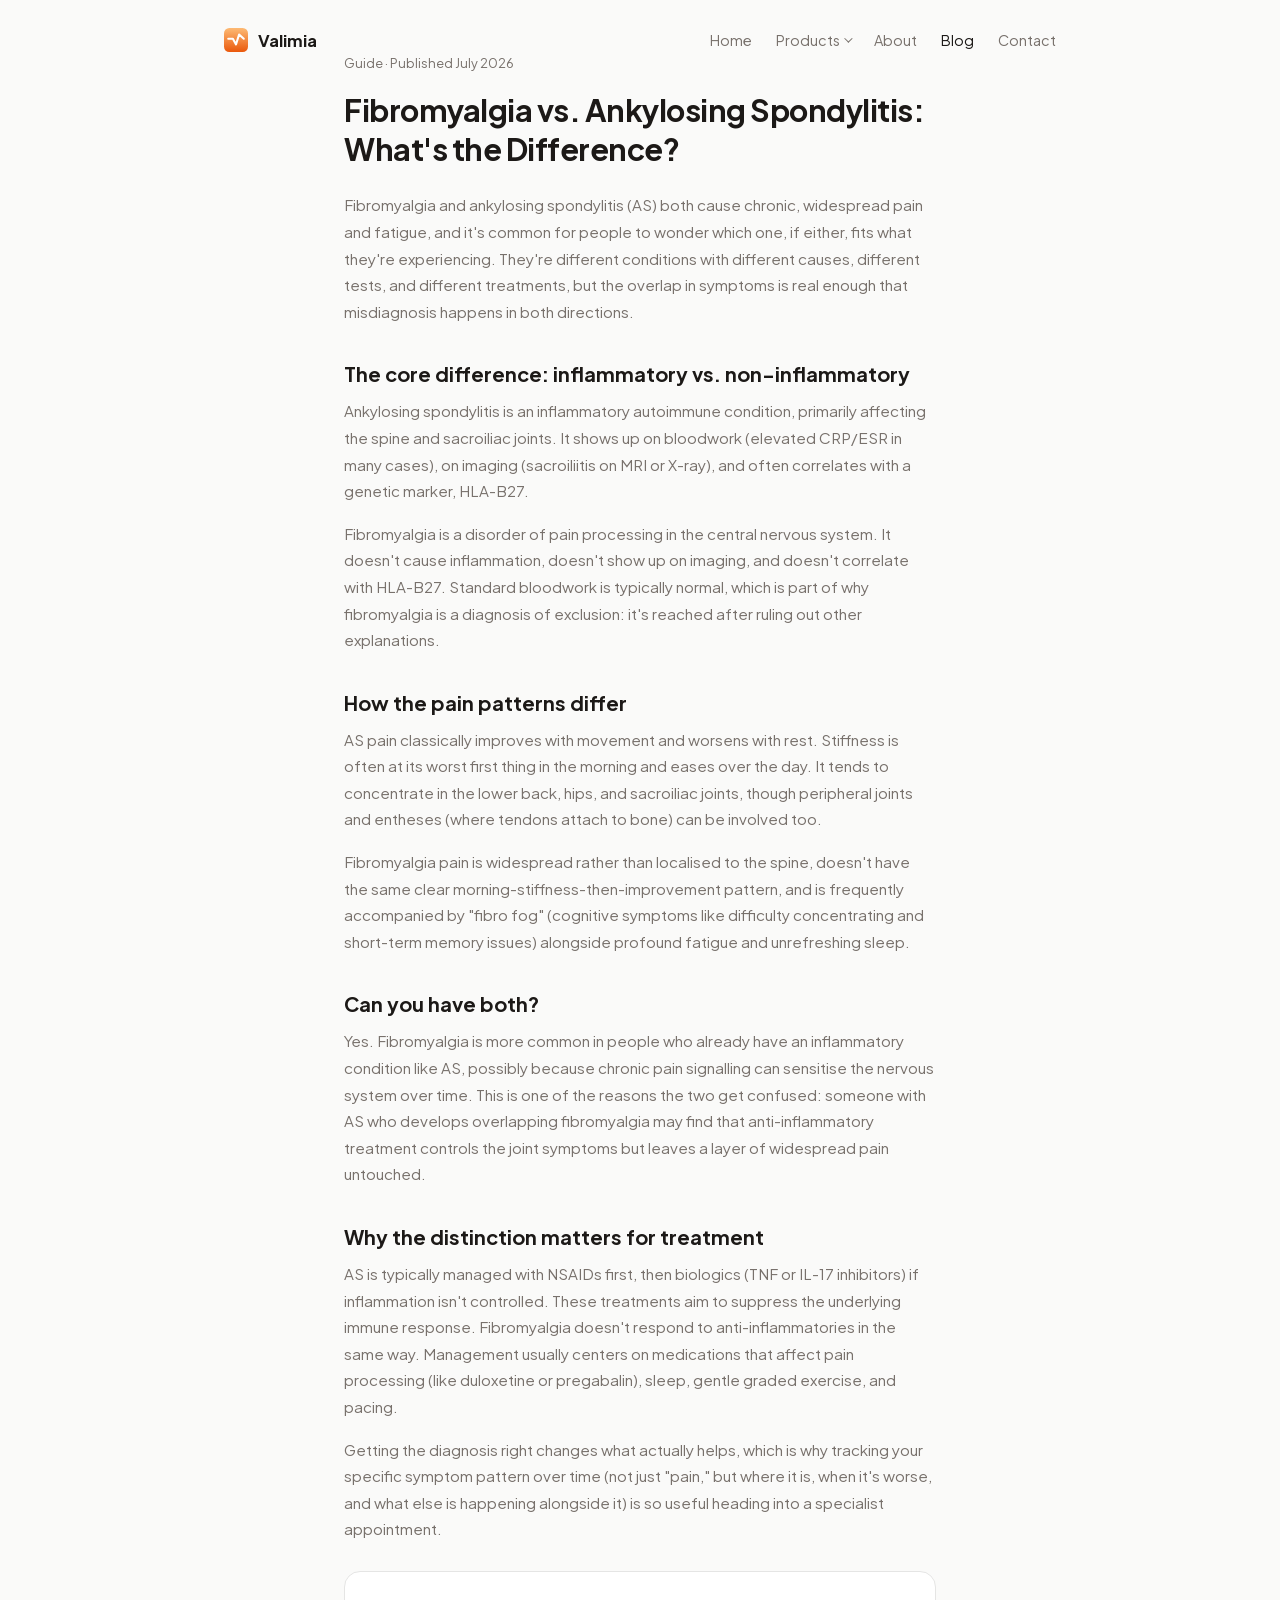
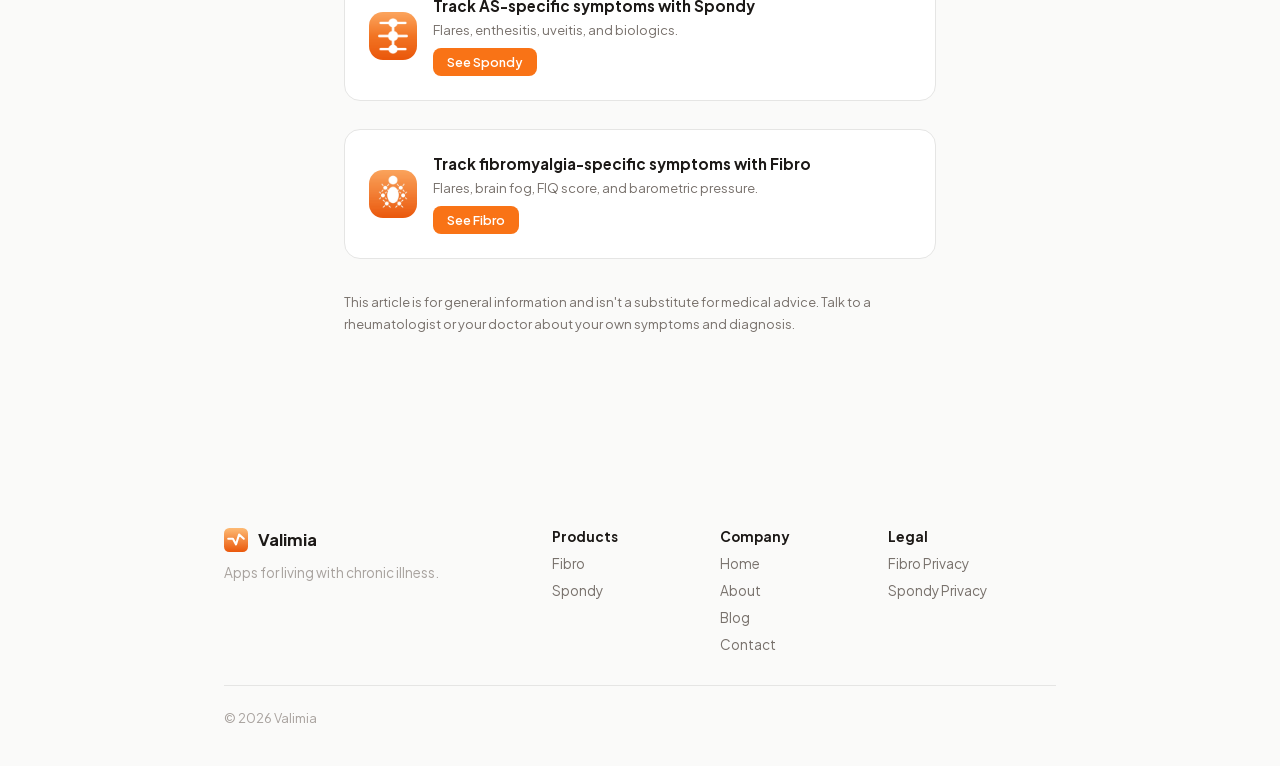
<file: blog/fibromyalgia-vs-ankylosing-spondylitis/index.html>
<!DOCTYPE html>
<html lang="en">
<head>
  <meta charset="UTF-8" />
  <meta name="viewport" content="width=device-width, initial-scale=1.0" />
  <link rel="icon" type="image/svg+xml" href="/assets/logo-mark.svg" />
  <link rel="icon" type="image/png" href="/favicon-32.png" />
  <link rel="apple-touch-icon" href="/apple-touch-icon.png" />

  <title>Fibromyalgia vs. Ankylosing Spondylitis: What's the Difference? | Valimia</title>
  <meta name="description" content="Fibromyalgia and ankylosing spondylitis are often confused. Here's how the pain patterns, inflammation markers, and treatment paths actually differ." />
  <meta name="keywords" content="fibromyalgia vs ankylosing spondylitis, AS vs fibromyalgia, chronic pain diagnosis, axial spondyloarthritis, inflammatory vs non-inflammatory pain" />
  <link rel="canonical" href="https://valimia.com/blog/fibromyalgia-vs-ankylosing-spondylitis/" />

  <meta property="og:type" content="article" />
  <meta property="og:title" content="Fibromyalgia vs. Ankylosing Spondylitis: What's the Difference?" />
  <meta property="og:description" content="How the pain patterns, inflammation markers, and treatment paths for fibromyalgia and AS actually differ." />
  <meta property="og:url" content="https://valimia.com/blog/fibromyalgia-vs-ankylosing-spondylitis/" />
  <meta property="og:image" content="https://valimia.com/assets/spondy-icon.png" />

  <meta name="twitter:card" content="summary" />
  <meta name="twitter:title" content="Fibromyalgia vs. Ankylosing Spondylitis: What's the Difference?" />
  <meta name="twitter:description" content="How the pain patterns, inflammation markers, and treatment paths for fibromyalgia and AS actually differ." />
  <meta name="twitter:image" content="https://valimia.com/assets/spondy-icon.png" />

  <script type="application/ld+json">
  {
    "@context": "https://schema.org",
    "@type": "Article",
    "headline": "Fibromyalgia vs. Ankylosing Spondylitis: What's the Difference?",
    "author": { "@type": "Organization", "name": "Valimia" },
    "publisher": { "@type": "Organization", "name": "Valimia" },
    "datePublished": "2026-07-20",
    "mainEntityOfPage": "https://valimia.com/blog/fibromyalgia-vs-ankylosing-spondylitis/"
  }
  </script>

  <link rel="stylesheet" href="../../assets/style.css" />
</head>
<body>

  <nav class="site-nav">
    <a class="brand" href="/"><img src="/assets/logo-mark.svg" class="brand-mark" alt="" />Valimia</a>
    <div class="links">
      <a href="/">Home</a>
      <details class="nav-dropdown">
        <summary>Products</summary>
        <div class="dropdown-panel">
          <a href="/apps/fibro/">Fibro</a>
          <a href="/apps/spondy/">Spondy</a>
        </div>
      </details>
      <a href="/about/">About</a>
      <a href="/blog/" class="active">Blog</a>
      <a href="/contact/">Contact</a>
    </div>
  </nav>

  <article class="post-body">
    <p class="meta">Guide · Published July 2026</p>
    <h1>Fibromyalgia vs. Ankylosing Spondylitis: What's the Difference?</h1>

    <p>
      Fibromyalgia and ankylosing spondylitis (AS) both cause chronic, widespread pain and fatigue, and it's common for people to wonder which one, if either, fits what they're experiencing. They're different conditions with different causes, different tests, and different treatments, but the overlap in symptoms is real enough that misdiagnosis happens in both directions.
    </p>

    <h2>The core difference: inflammatory vs. non-inflammatory</h2>
    <p>
      Ankylosing spondylitis is an inflammatory autoimmune condition, primarily affecting the spine and sacroiliac joints. It shows up on bloodwork (elevated CRP/ESR in many cases), on imaging (sacroiliitis on MRI or X-ray), and often correlates with a genetic marker, HLA-B27.
    </p>
    <p>
      Fibromyalgia is a disorder of pain processing in the central nervous system. It doesn't cause inflammation, doesn't show up on imaging, and doesn't correlate with HLA-B27. Standard bloodwork is typically normal, which is part of why fibromyalgia is a diagnosis of exclusion: it's reached after ruling out other explanations.
    </p>

    <h2>How the pain patterns differ</h2>
    <p>
      AS pain classically improves with movement and worsens with rest. Stiffness is often at its worst first thing in the morning and eases over the day. It tends to concentrate in the lower back, hips, and sacroiliac joints, though peripheral joints and entheses (where tendons attach to bone) can be involved too.
    </p>
    <p>
      Fibromyalgia pain is widespread rather than localised to the spine, doesn't have the same clear morning-stiffness-then-improvement pattern, and is frequently accompanied by "fibro fog" (cognitive symptoms like difficulty concentrating and short-term memory issues) alongside profound fatigue and unrefreshing sleep.
    </p>

    <h2>Can you have both?</h2>
    <p>
      Yes. Fibromyalgia is more common in people who already have an inflammatory condition like AS, possibly because chronic pain signalling can sensitise the nervous system over time. This is one of the reasons the two get confused: someone with AS who develops overlapping fibromyalgia may find that anti-inflammatory treatment controls the joint symptoms but leaves a layer of widespread pain untouched.
    </p>

    <h2>Why the distinction matters for treatment</h2>
    <p>
      AS is typically managed with NSAIDs first, then biologics (TNF or IL-17 inhibitors) if inflammation isn't controlled. These treatments aim to suppress the underlying immune response. Fibromyalgia doesn't respond to anti-inflammatories in the same way. Management usually centers on medications that affect pain processing (like duloxetine or pregabalin), sleep, gentle graded exercise, and pacing.
    </p>
    <p>
      Getting the diagnosis right changes what actually helps, which is why tracking your specific symptom pattern over time (not just "pain," but where it is, when it's worse, and what else is happening alongside it) is so useful heading into a specialist appointment.
    </p>

    <div class="app-callout">
      <img src="../../assets/spondy-icon.png" alt="Spondy app icon" />
      <div class="callout-text">
        <h4>Track AS-specific symptoms with Spondy</h4>
        <p>Flares, enthesitis, uveitis, and biologics.</p>
        <a href="/apps/spondy/">See Spondy</a>
      </div>
    </div>

    <div class="app-callout">
      <img src="../../assets/fibro-icon.png" alt="Fibro app icon" />
      <div class="callout-text">
        <h4>Track fibromyalgia-specific symptoms with Fibro</h4>
        <p>Flares, brain fog, FIQ score, and barometric pressure.</p>
        <a href="/apps/fibro/">See Fibro</a>
      </div>
    </div>

    <p style="margin-top: 32px; font-size: 0.8rem; color: var(--text-muted);">
      This article is for general information and isn't a substitute for medical advice. Talk to a rheumatologist or your doctor about your own symptoms and diagnosis.
    </p>
  </article>

  <footer>
    <div class="footer-top">
      <div class="footer-brand">
        <a class="brand" href="/"><img src="/assets/logo-mark.svg" class="brand-mark" alt="" />Valimia</a>
        <p>Apps for living with chronic illness.</p>
      </div>
      <div class="footer-col">
        <h4>Products</h4>
        <a href="/apps/fibro/">Fibro</a>
        <a href="/apps/spondy/">Spondy</a>
      </div>
      <div class="footer-col">
        <h4>Company</h4>
        <a href="/">Home</a>
        <a href="/about/">About</a>
        <a href="/blog/">Blog</a>
        <a href="/contact/">Contact</a>
      </div>
      <div class="footer-col">
        <h4>Legal</h4>
        <a href="/apps/fibro/privacy/">Fibro Privacy</a>
        <a href="/apps/spondy/privacy/">Spondy Privacy</a>
      </div>
    </div>
    <div class="footer-bottom">
      <p>© 2026 Valimia</p>
    </div>
  </footer>

</body>
</html>
</file>
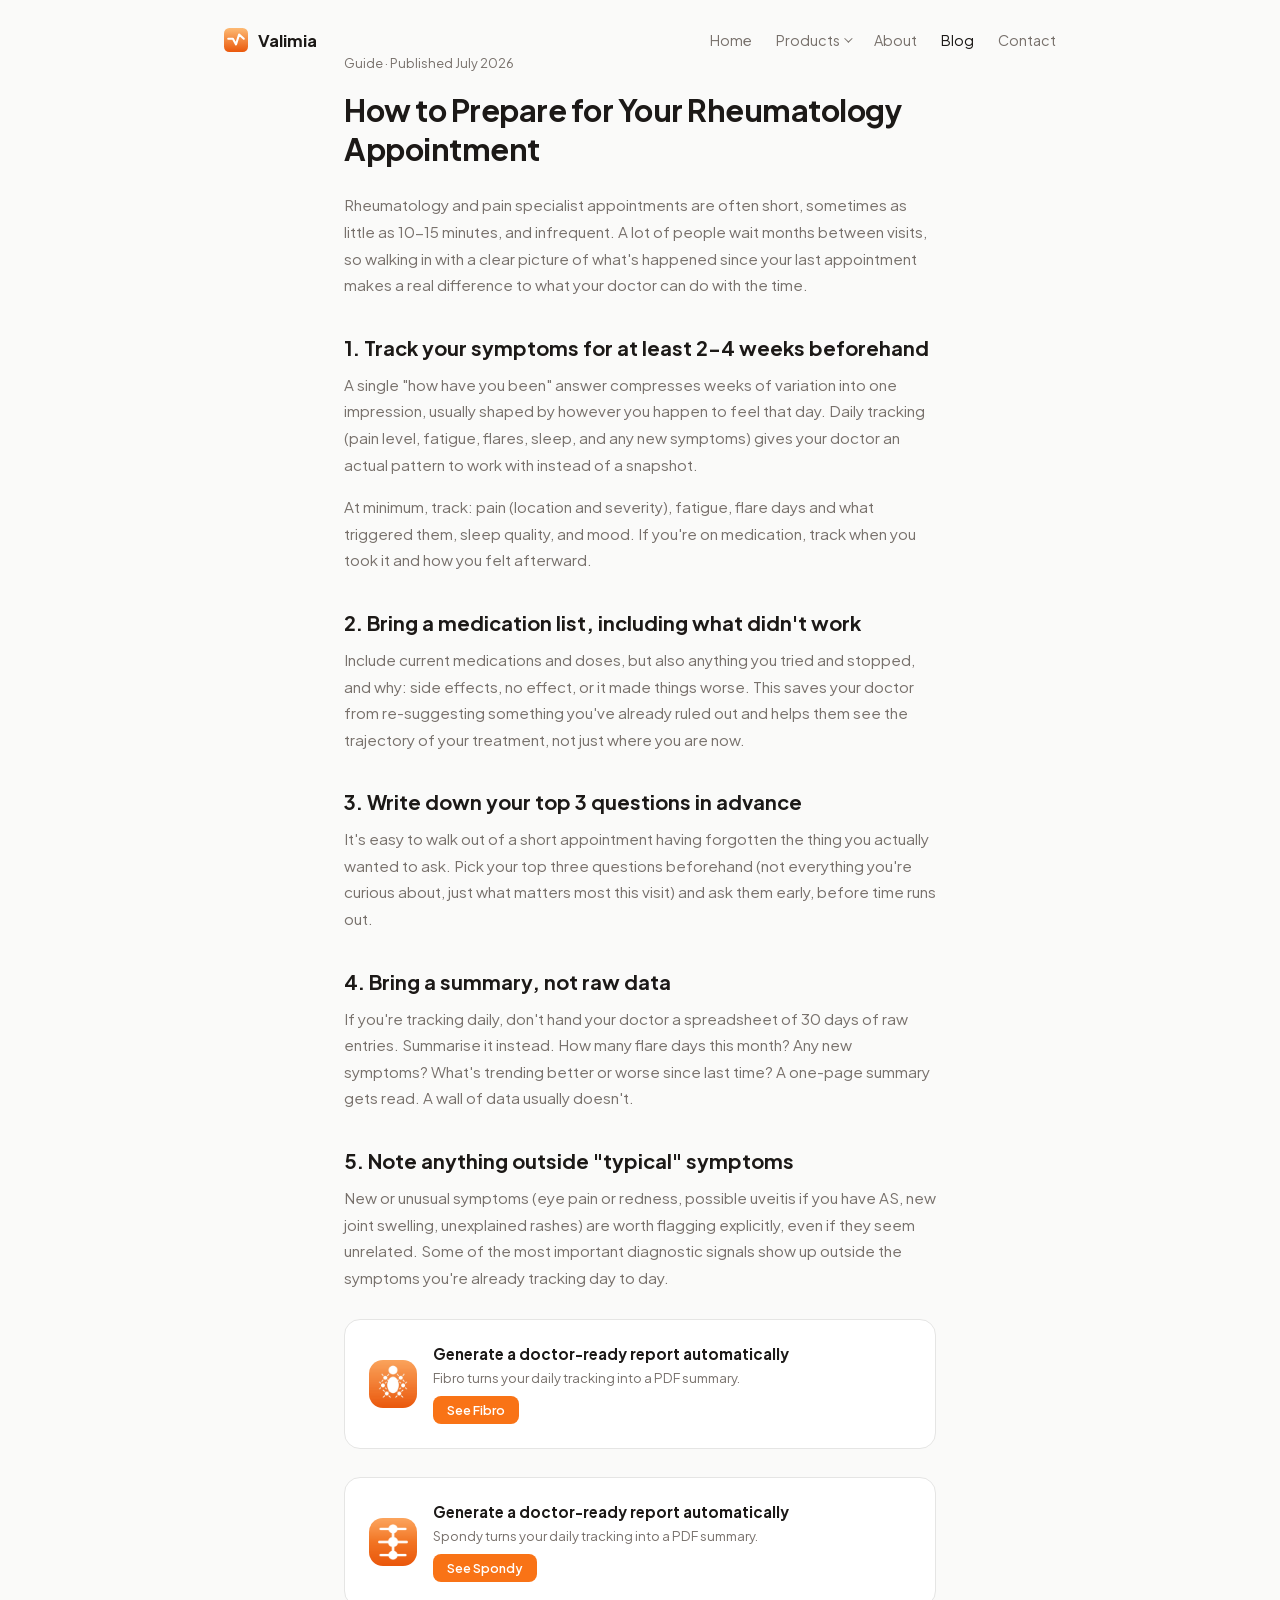
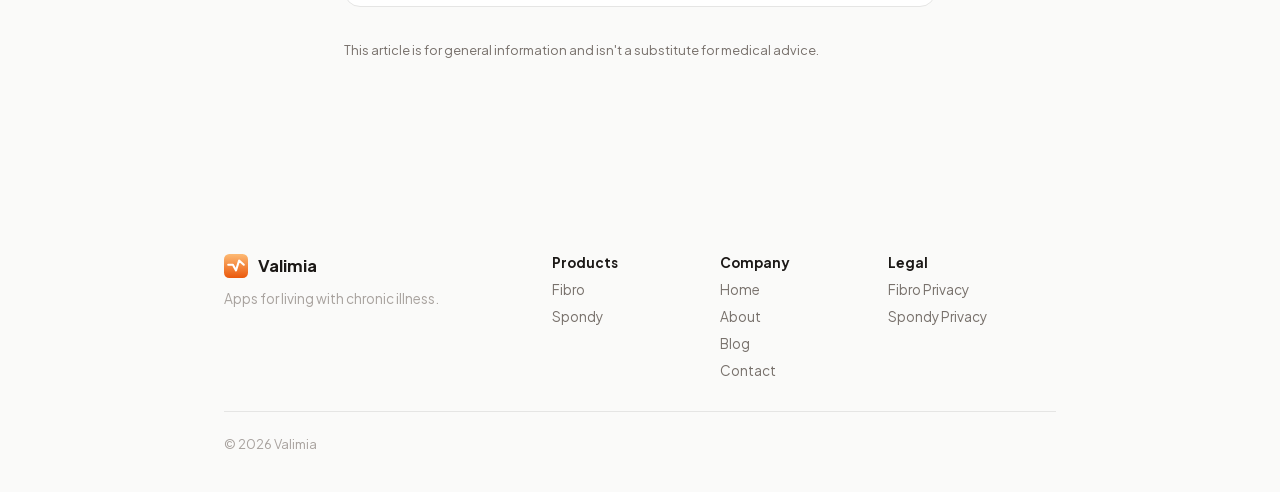
<file: blog/rheumatology-appointment-prep/index.html>
<!DOCTYPE html>
<html lang="en">
<head>
  <meta charset="UTF-8" />
  <meta name="viewport" content="width=device-width, initial-scale=1.0" />
  <link rel="icon" type="image/svg+xml" href="/assets/logo-mark.svg" />
  <link rel="icon" type="image/png" href="/favicon-32.png" />
  <link rel="apple-touch-icon" href="/apple-touch-icon.png" />

  <title>How to Prepare for Your Rheumatology Appointment | Valimia</title>
  <meta name="description" content="A practical checklist for preparing for a rheumatology or pain specialist appointment: what to track beforehand, what to bring, and what to ask." />
  <meta name="keywords" content="rheumatology appointment checklist, prepare for rheumatologist, symptom tracking for doctor, chronic pain appointment prep, what to bring to rheumatologist" />
  <link rel="canonical" href="https://valimia.com/blog/rheumatology-appointment-prep/" />

  <meta property="og:type" content="article" />
  <meta property="og:title" content="How to Prepare for Your Rheumatology Appointment" />
  <meta property="og:description" content="What to track, what to bring, and the questions worth asking before your next specialist visit." />
  <meta property="og:url" content="https://valimia.com/blog/rheumatology-appointment-prep/" />
  <meta property="og:image" content="https://valimia.com/assets/fibro-icon.png" />

  <meta name="twitter:card" content="summary" />
  <meta name="twitter:title" content="How to Prepare for Your Rheumatology Appointment" />
  <meta name="twitter:description" content="What to track, what to bring, and the questions worth asking before your next specialist visit." />
  <meta name="twitter:image" content="https://valimia.com/assets/fibro-icon.png" />

  <script type="application/ld+json">
  {
    "@context": "https://schema.org",
    "@type": "Article",
    "headline": "How to Prepare for Your Rheumatology Appointment",
    "author": { "@type": "Organization", "name": "Valimia" },
    "publisher": { "@type": "Organization", "name": "Valimia" },
    "datePublished": "2026-07-20",
    "mainEntityOfPage": "https://valimia.com/blog/rheumatology-appointment-prep/"
  }
  </script>

  <link rel="stylesheet" href="../../assets/style.css" />
</head>
<body>

  <nav class="site-nav">
    <a class="brand" href="/"><img src="/assets/logo-mark.svg" class="brand-mark" alt="" />Valimia</a>
    <div class="links">
      <a href="/">Home</a>
      <details class="nav-dropdown">
        <summary>Products</summary>
        <div class="dropdown-panel">
          <a href="/apps/fibro/">Fibro</a>
          <a href="/apps/spondy/">Spondy</a>
        </div>
      </details>
      <a href="/about/">About</a>
      <a href="/blog/" class="active">Blog</a>
      <a href="/contact/">Contact</a>
    </div>
  </nav>

  <article class="post-body">
    <p class="meta">Guide · Published July 2026</p>
    <h1>How to Prepare for Your Rheumatology Appointment</h1>

    <p>
      Rheumatology and pain specialist appointments are often short, sometimes as little as 10-15 minutes, and infrequent. A lot of people wait months between visits, so walking in with a clear picture of what's happened since your last appointment makes a real difference to what your doctor can do with the time.
    </p>

    <h2>1. Track your symptoms for at least 2-4 weeks beforehand</h2>
    <p>
      A single "how have you been" answer compresses weeks of variation into one impression, usually shaped by however you happen to feel that day. Daily tracking (pain level, fatigue, flares, sleep, and any new symptoms) gives your doctor an actual pattern to work with instead of a snapshot.
    </p>
    <p>
      At minimum, track: pain (location and severity), fatigue, flare days and what triggered them, sleep quality, and mood. If you're on medication, track when you took it and how you felt afterward.
    </p>

    <h2>2. Bring a medication list, including what didn't work</h2>
    <p>
      Include current medications and doses, but also anything you tried and stopped, and why: side effects, no effect, or it made things worse. This saves your doctor from re-suggesting something you've already ruled out and helps them see the trajectory of your treatment, not just where you are now.
    </p>

    <h2>3. Write down your top 3 questions in advance</h2>
    <p>
      It's easy to walk out of a short appointment having forgotten the thing you actually wanted to ask. Pick your top three questions beforehand (not everything you're curious about, just what matters most this visit) and ask them early, before time runs out.
    </p>

    <h2>4. Bring a summary, not raw data</h2>
    <p>
      If you're tracking daily, don't hand your doctor a spreadsheet of 30 days of raw entries. Summarise it instead. How many flare days this month? Any new symptoms? What's trending better or worse since last time? A one-page summary gets read. A wall of data usually doesn't.
    </p>

    <h2>5. Note anything outside "typical" symptoms</h2>
    <p>
      New or unusual symptoms (eye pain or redness, possible uveitis if you have AS, new joint swelling, unexplained rashes) are worth flagging explicitly, even if they seem unrelated. Some of the most important diagnostic signals show up outside the symptoms you're already tracking day to day.
    </p>

    <div class="app-callout">
      <img src="../../assets/fibro-icon.png" alt="Fibro app icon" />
      <div class="callout-text">
        <h4>Generate a doctor-ready report automatically</h4>
        <p>Fibro turns your daily tracking into a PDF summary.</p>
        <a href="/apps/fibro/">See Fibro</a>
      </div>
    </div>

    <div class="app-callout">
      <img src="../../assets/spondy-icon.png" alt="Spondy app icon" />
      <div class="callout-text">
        <h4>Generate a doctor-ready report automatically</h4>
        <p>Spondy turns your daily tracking into a PDF summary.</p>
        <a href="/apps/spondy/">See Spondy</a>
      </div>
    </div>

    <p style="margin-top: 32px; font-size: 0.8rem; color: var(--text-muted);">
      This article is for general information and isn't a substitute for medical advice.
    </p>
  </article>

  <footer>
    <div class="footer-top">
      <div class="footer-brand">
        <a class="brand" href="/"><img src="/assets/logo-mark.svg" class="brand-mark" alt="" />Valimia</a>
        <p>Apps for living with chronic illness.</p>
      </div>
      <div class="footer-col">
        <h4>Products</h4>
        <a href="/apps/fibro/">Fibro</a>
        <a href="/apps/spondy/">Spondy</a>
      </div>
      <div class="footer-col">
        <h4>Company</h4>
        <a href="/">Home</a>
        <a href="/about/">About</a>
        <a href="/blog/">Blog</a>
        <a href="/contact/">Contact</a>
      </div>
      <div class="footer-col">
        <h4>Legal</h4>
        <a href="/apps/fibro/privacy/">Fibro Privacy</a>
        <a href="/apps/spondy/privacy/">Spondy Privacy</a>
      </div>
    </div>
    <div class="footer-bottom">
      <p>© 2026 Valimia</p>
    </div>
  </footer>

</body>
</html>
</file>
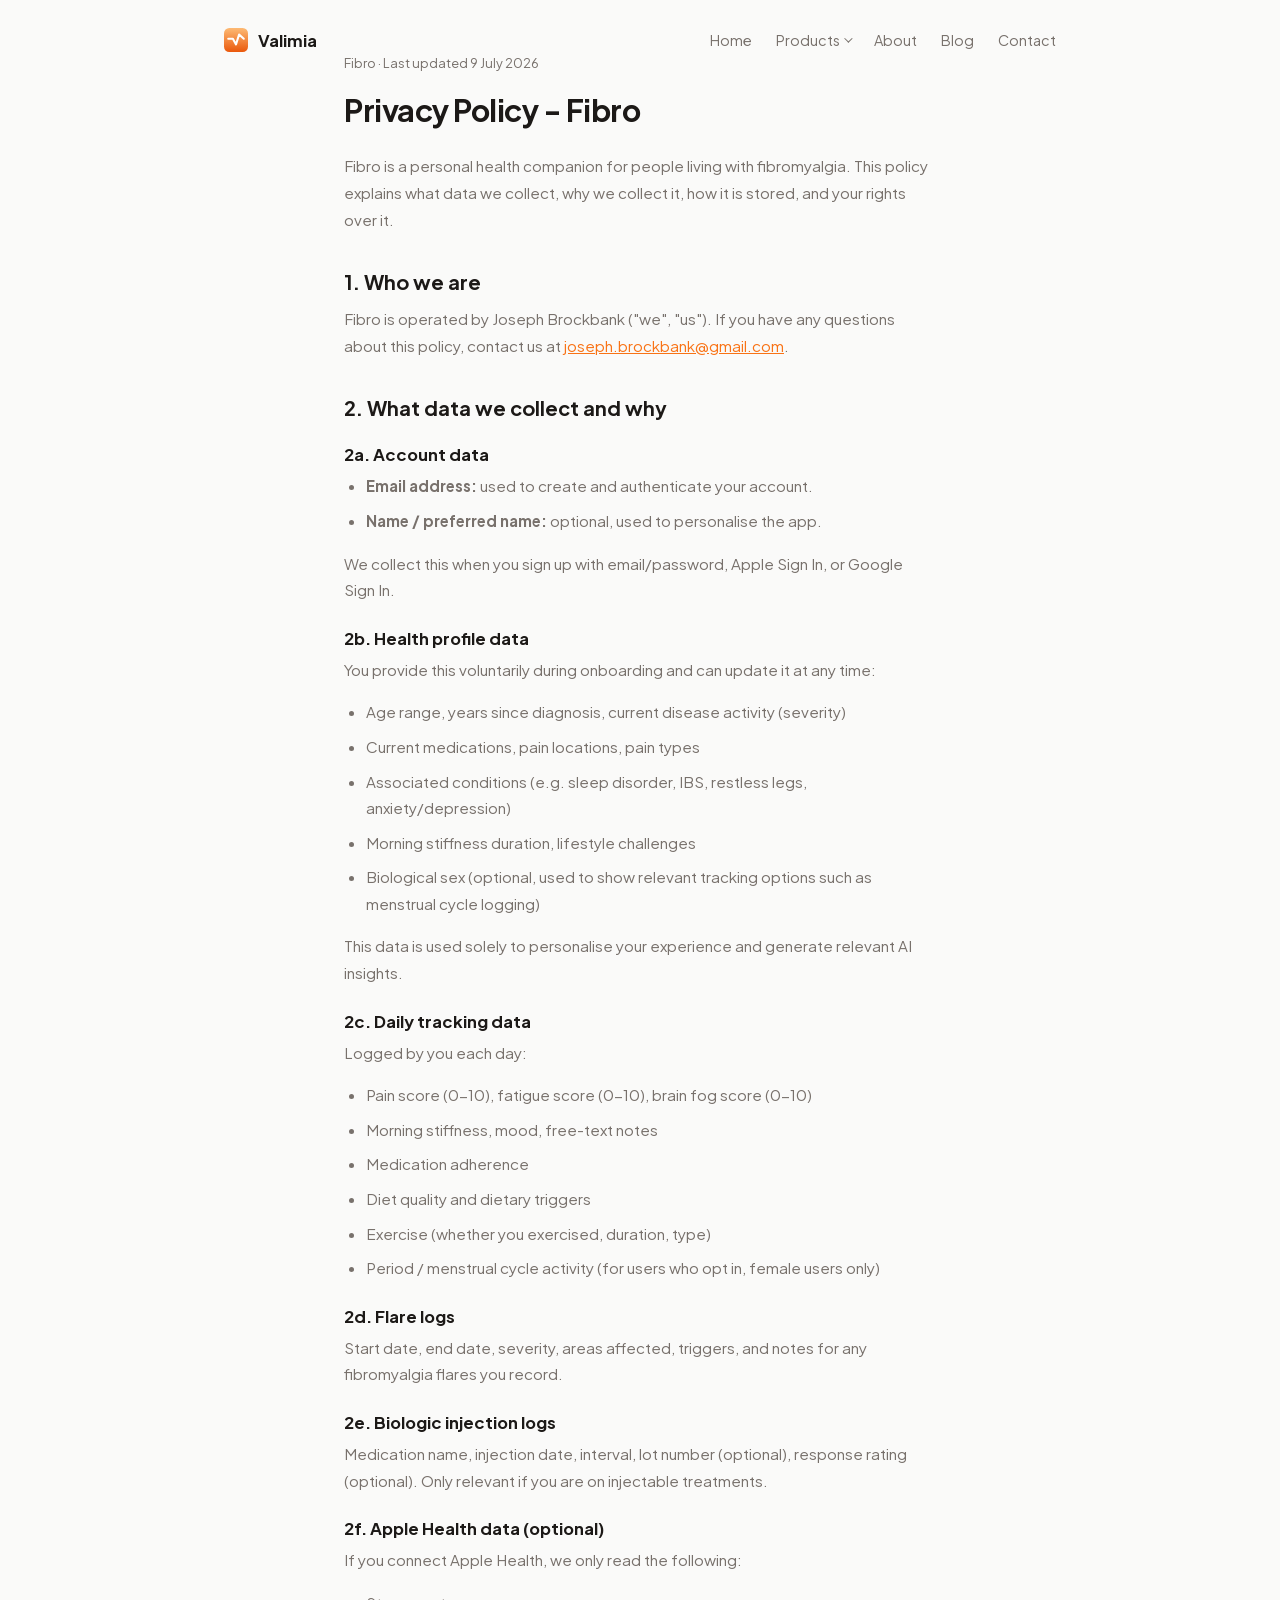
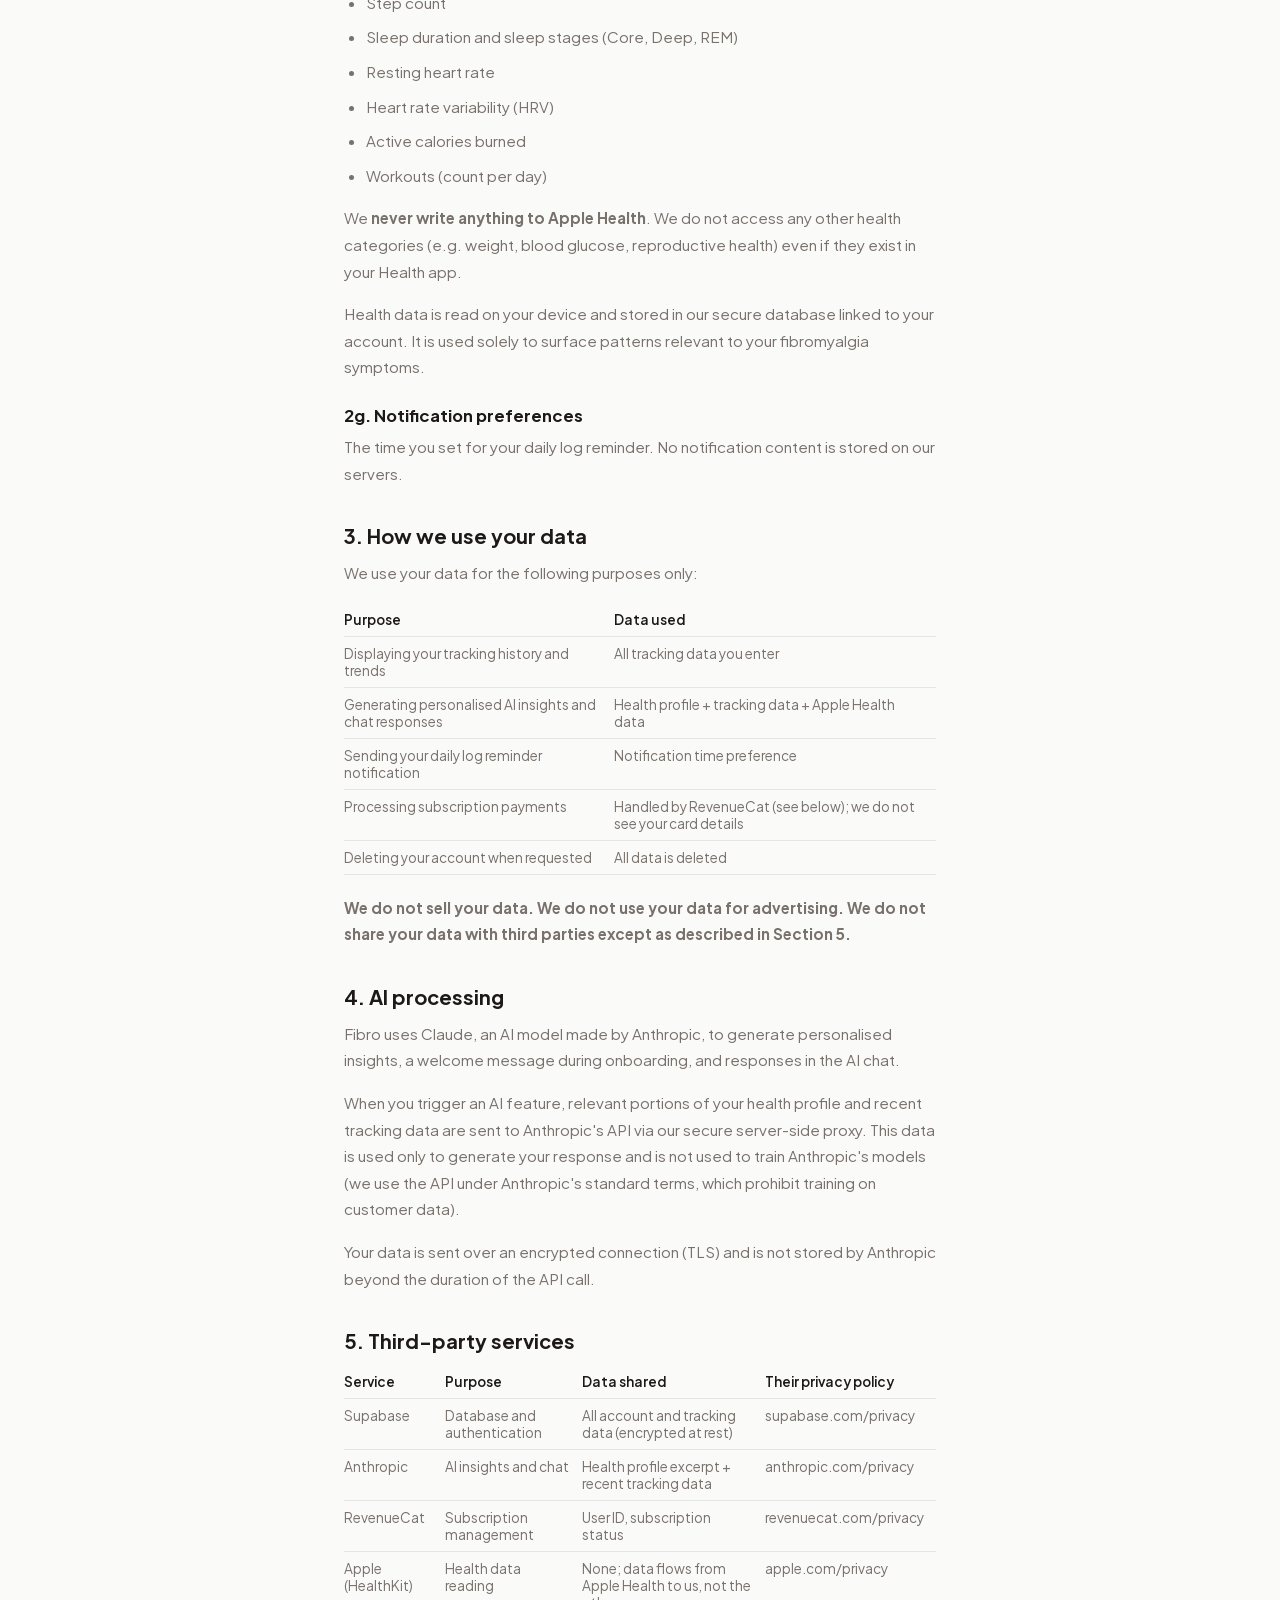
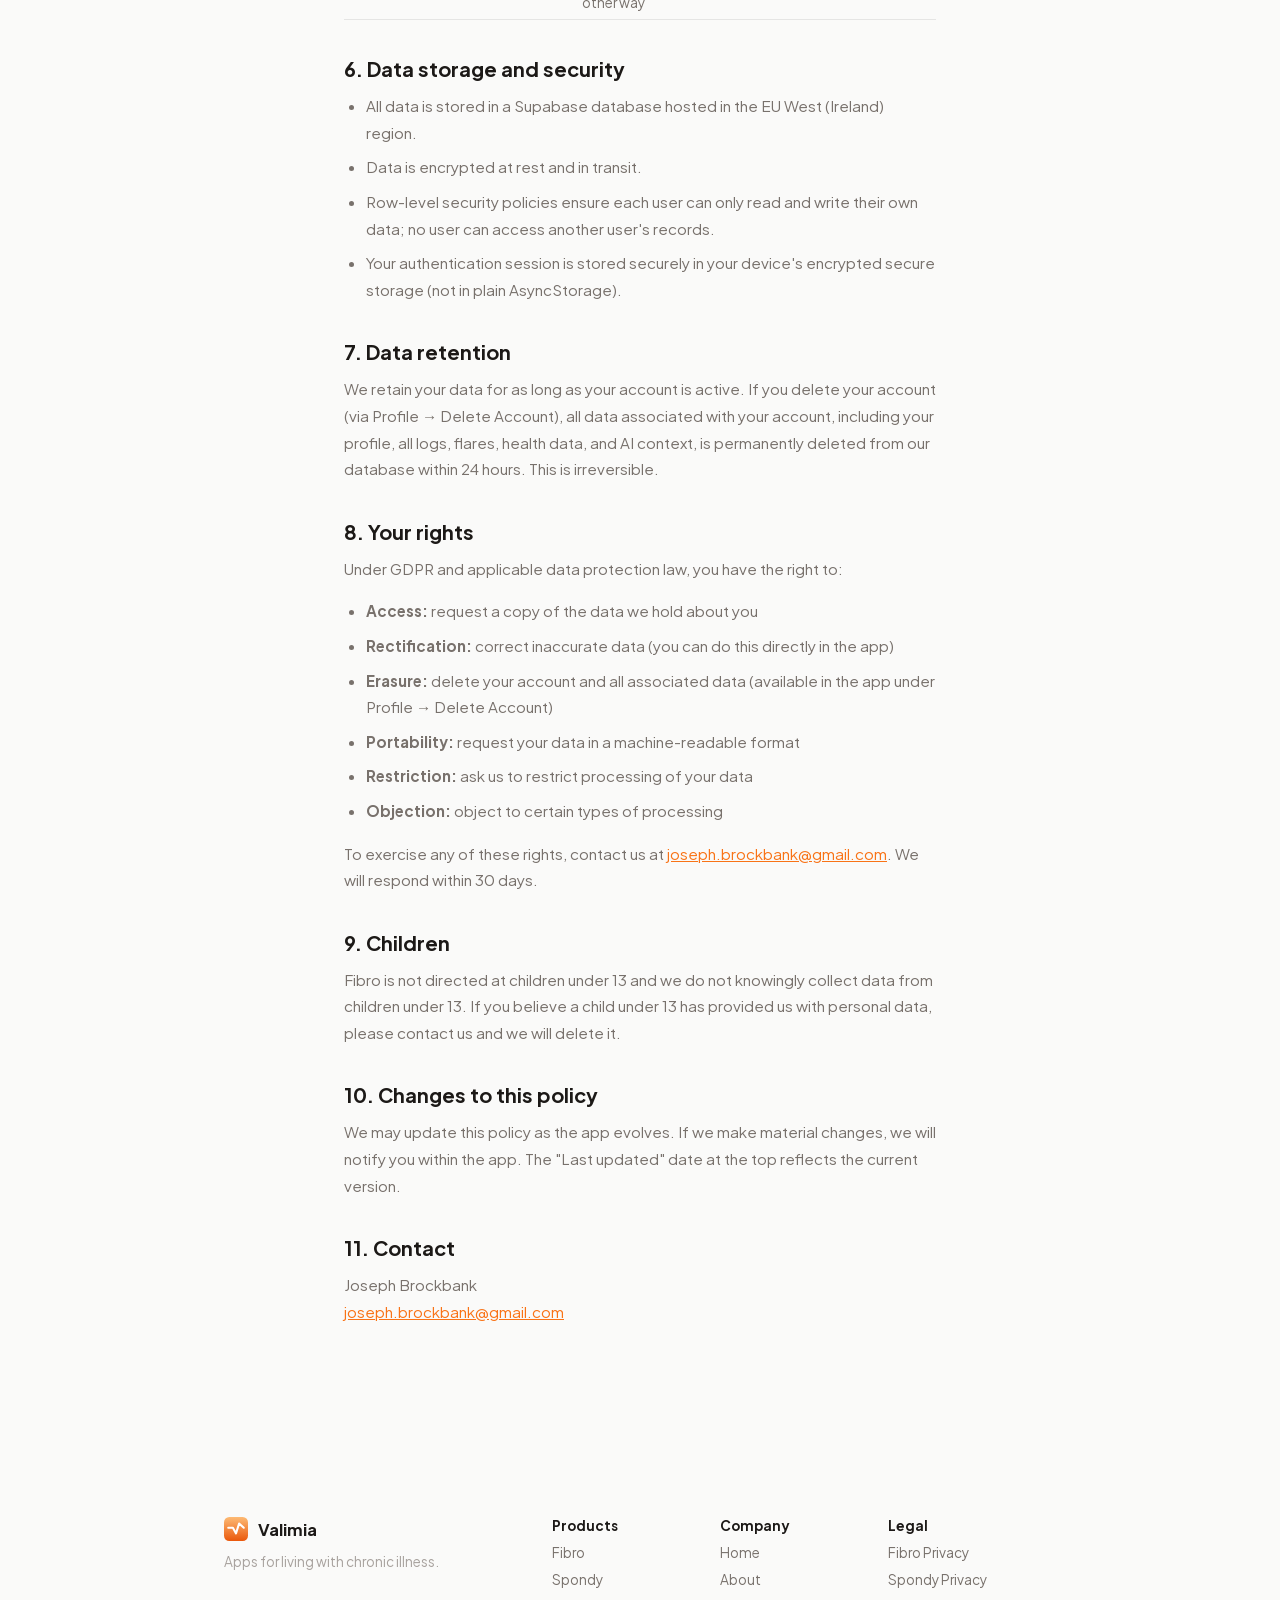
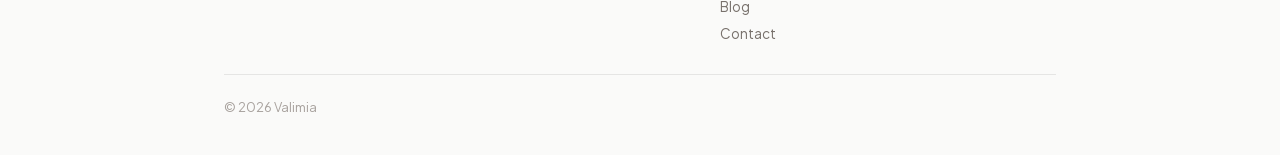
<file: apps/fibro/privacy/index.html>
<!DOCTYPE html>
<html lang="en">
<head>
  <meta charset="UTF-8" />
  <meta name="viewport" content="width=device-width, initial-scale=1.0" />
  <link rel="icon" type="image/svg+xml" href="/assets/logo-mark.svg" />
  <link rel="icon" type="image/png" href="/favicon-32.png" />
  <link rel="apple-touch-icon" href="/apple-touch-icon.png" />

  <title>Privacy Policy | Fibro | Valimia</title>
  <meta name="description" content="Privacy policy for Fibro, the fibromyalgia symptom tracking app by Valimia." />
  <link rel="canonical" href="https://valimia.com/apps/fibro/privacy/" />

  <link rel="stylesheet" href="../../../assets/style.css" />
</head>
<body>

  <nav class="site-nav">
    <a class="brand" href="/"><img src="/assets/logo-mark.svg" class="brand-mark" alt="" />Valimia</a>
    <div class="links">
      <a href="/">Home</a>
      <details class="nav-dropdown">
        <summary>Products</summary>
        <div class="dropdown-panel">
          <a href="/apps/fibro/">Fibro</a>
          <a href="/apps/spondy/">Spondy</a>
        </div>
      </details>
      <a href="/about/">About</a>
      <a href="/blog/">Blog</a>
      <a href="/contact/">Contact</a>
    </div>
  </nav>

  <article class="post-body">
    <p class="meta">Fibro · Last updated 9 July 2026</p>
    <h1>Privacy Policy - Fibro</h1>

    <p>Fibro is a personal health companion for people living with fibromyalgia. This policy explains what data we collect, why we collect it, how it is stored, and your rights over it.</p>

    <h2>1. Who we are</h2>
    <p>Fibro is operated by Joseph Brockbank ("we", "us"). If you have any questions about this policy, contact us at <a href="mailto:joseph.brockbank@gmail.com">joseph.brockbank@gmail.com</a>.</p>

    <h2>2. What data we collect and why</h2>

    <h3>2a. Account data</h3>
    <ul>
      <li><strong>Email address:</strong> used to create and authenticate your account.</li>
      <li><strong>Name / preferred name:</strong> optional, used to personalise the app.</li>
    </ul>
    <p>We collect this when you sign up with email/password, Apple Sign In, or Google Sign In.</p>

    <h3>2b. Health profile data</h3>
    <p>You provide this voluntarily during onboarding and can update it at any time:</p>
    <ul>
      <li>Age range, years since diagnosis, current disease activity (severity)</li>
      <li>Current medications, pain locations, pain types</li>
      <li>Associated conditions (e.g. sleep disorder, IBS, restless legs, anxiety/depression)</li>
      <li>Morning stiffness duration, lifestyle challenges</li>
      <li>Biological sex (optional, used to show relevant tracking options such as menstrual cycle logging)</li>
    </ul>
    <p>This data is used solely to personalise your experience and generate relevant AI insights.</p>

    <h3>2c. Daily tracking data</h3>
    <p>Logged by you each day:</p>
    <ul>
      <li>Pain score (0-10), fatigue score (0-10), brain fog score (0-10)</li>
      <li>Morning stiffness, mood, free-text notes</li>
      <li>Medication adherence</li>
      <li>Diet quality and dietary triggers</li>
      <li>Exercise (whether you exercised, duration, type)</li>
      <li>Period / menstrual cycle activity (for users who opt in, female users only)</li>
    </ul>

    <h3>2d. Flare logs</h3>
    <p>Start date, end date, severity, areas affected, triggers, and notes for any fibromyalgia flares you record.</p>

    <h3>2e. Biologic injection logs</h3>
    <p>Medication name, injection date, interval, lot number (optional), response rating (optional). Only relevant if you are on injectable treatments.</p>

    <h3>2f. Apple Health data (optional)</h3>
    <p>If you connect Apple Health, we only read the following:</p>
    <ul>
      <li>Step count</li>
      <li>Sleep duration and sleep stages (Core, Deep, REM)</li>
      <li>Resting heart rate</li>
      <li>Heart rate variability (HRV)</li>
      <li>Active calories burned</li>
      <li>Workouts (count per day)</li>
    </ul>
    <p>We <strong>never write anything to Apple Health</strong>. We do not access any other health categories (e.g. weight, blood glucose, reproductive health) even if they exist in your Health app.</p>
    <p>Health data is read on your device and stored in our secure database linked to your account. It is used solely to surface patterns relevant to your fibromyalgia symptoms.</p>

    <h3>2g. Notification preferences</h3>
    <p>The time you set for your daily log reminder. No notification content is stored on our servers.</p>

    <h2>3. How we use your data</h2>
    <p>We use your data for the following purposes only:</p>
    <table>
      <tr><th>Purpose</th><th>Data used</th></tr>
      <tr><td>Displaying your tracking history and trends</td><td>All tracking data you enter</td></tr>
      <tr><td>Generating personalised AI insights and chat responses</td><td>Health profile + tracking data + Apple Health data</td></tr>
      <tr><td>Sending your daily log reminder notification</td><td>Notification time preference</td></tr>
      <tr><td>Processing subscription payments</td><td>Handled by RevenueCat (see below); we do not see your card details</td></tr>
      <tr><td>Deleting your account when requested</td><td>All data is deleted</td></tr>
    </table>
    <p><strong>We do not sell your data. We do not use your data for advertising. We do not share your data with third parties except as described in Section 5.</strong></p>

    <h2>4. AI processing</h2>
    <p>Fibro uses Claude, an AI model made by Anthropic, to generate personalised insights, a welcome message during onboarding, and responses in the AI chat.</p>
    <p>When you trigger an AI feature, relevant portions of your health profile and recent tracking data are sent to Anthropic's API via our secure server-side proxy. This data is used only to generate your response and is not used to train Anthropic's models (we use the API under Anthropic's standard terms, which prohibit training on customer data).</p>
    <p>Your data is sent over an encrypted connection (TLS) and is not stored by Anthropic beyond the duration of the API call.</p>

    <h2>5. Third-party services</h2>
    <table>
      <tr><th>Service</th><th>Purpose</th><th>Data shared</th><th>Their privacy policy</th></tr>
      <tr><td>Supabase</td><td>Database and authentication</td><td>All account and tracking data (encrypted at rest)</td><td>supabase.com/privacy</td></tr>
      <tr><td>Anthropic</td><td>AI insights and chat</td><td>Health profile excerpt + recent tracking data</td><td>anthropic.com/privacy</td></tr>
      <tr><td>RevenueCat</td><td>Subscription management</td><td>User ID, subscription status</td><td>revenuecat.com/privacy</td></tr>
      <tr><td>Apple (HealthKit)</td><td>Health data reading</td><td>None; data flows from Apple Health to us, not the other way</td><td>apple.com/privacy</td></tr>
    </table>

    <h2>6. Data storage and security</h2>
    <ul>
      <li>All data is stored in a Supabase database hosted in the EU West (Ireland) region.</li>
      <li>Data is encrypted at rest and in transit.</li>
      <li>Row-level security policies ensure each user can only read and write their own data; no user can access another user's records.</li>
      <li>Your authentication session is stored securely in your device's encrypted secure storage (not in plain AsyncStorage).</li>
    </ul>

    <h2>7. Data retention</h2>
    <p>We retain your data for as long as your account is active. If you delete your account (via Profile → Delete Account), all data associated with your account, including your profile, all logs, flares, health data, and AI context, is permanently deleted from our database within 24 hours. This is irreversible.</p>

    <h2>8. Your rights</h2>
    <p>Under GDPR and applicable data protection law, you have the right to:</p>
    <ul>
      <li><strong>Access:</strong> request a copy of the data we hold about you</li>
      <li><strong>Rectification:</strong> correct inaccurate data (you can do this directly in the app)</li>
      <li><strong>Erasure:</strong> delete your account and all associated data (available in the app under Profile → Delete Account)</li>
      <li><strong>Portability:</strong> request your data in a machine-readable format</li>
      <li><strong>Restriction:</strong> ask us to restrict processing of your data</li>
      <li><strong>Objection:</strong> object to certain types of processing</li>
    </ul>
    <p>To exercise any of these rights, contact us at <a href="mailto:joseph.brockbank@gmail.com">joseph.brockbank@gmail.com</a>. We will respond within 30 days.</p>

    <h2>9. Children</h2>
    <p>Fibro is not directed at children under 13 and we do not knowingly collect data from children under 13. If you believe a child under 13 has provided us with personal data, please contact us and we will delete it.</p>

    <h2>10. Changes to this policy</h2>
    <p>We may update this policy as the app evolves. If we make material changes, we will notify you within the app. The "Last updated" date at the top reflects the current version.</p>

    <h2>11. Contact</h2>
    <p>Joseph Brockbank<br /><a href="mailto:joseph.brockbank@gmail.com">joseph.brockbank@gmail.com</a></p>
  </article>

  <footer>
    <div class="footer-top">
      <div class="footer-brand">
        <a class="brand" href="/"><img src="/assets/logo-mark.svg" class="brand-mark" alt="" />Valimia</a>
        <p>Apps for living with chronic illness.</p>
      </div>
      <div class="footer-col">
        <h4>Products</h4>
        <a href="/apps/fibro/">Fibro</a>
        <a href="/apps/spondy/">Spondy</a>
      </div>
      <div class="footer-col">
        <h4>Company</h4>
        <a href="/">Home</a>
        <a href="/about/">About</a>
        <a href="/blog/">Blog</a>
        <a href="/contact/">Contact</a>
      </div>
      <div class="footer-col">
        <h4>Legal</h4>
        <a href="/apps/fibro/privacy/">Fibro Privacy</a>
        <a href="/apps/spondy/privacy/">Spondy Privacy</a>
      </div>
    </div>
    <div class="footer-bottom">
      <p>© 2026 Valimia</p>
    </div>
  </footer>

</body>
</html>
</file>
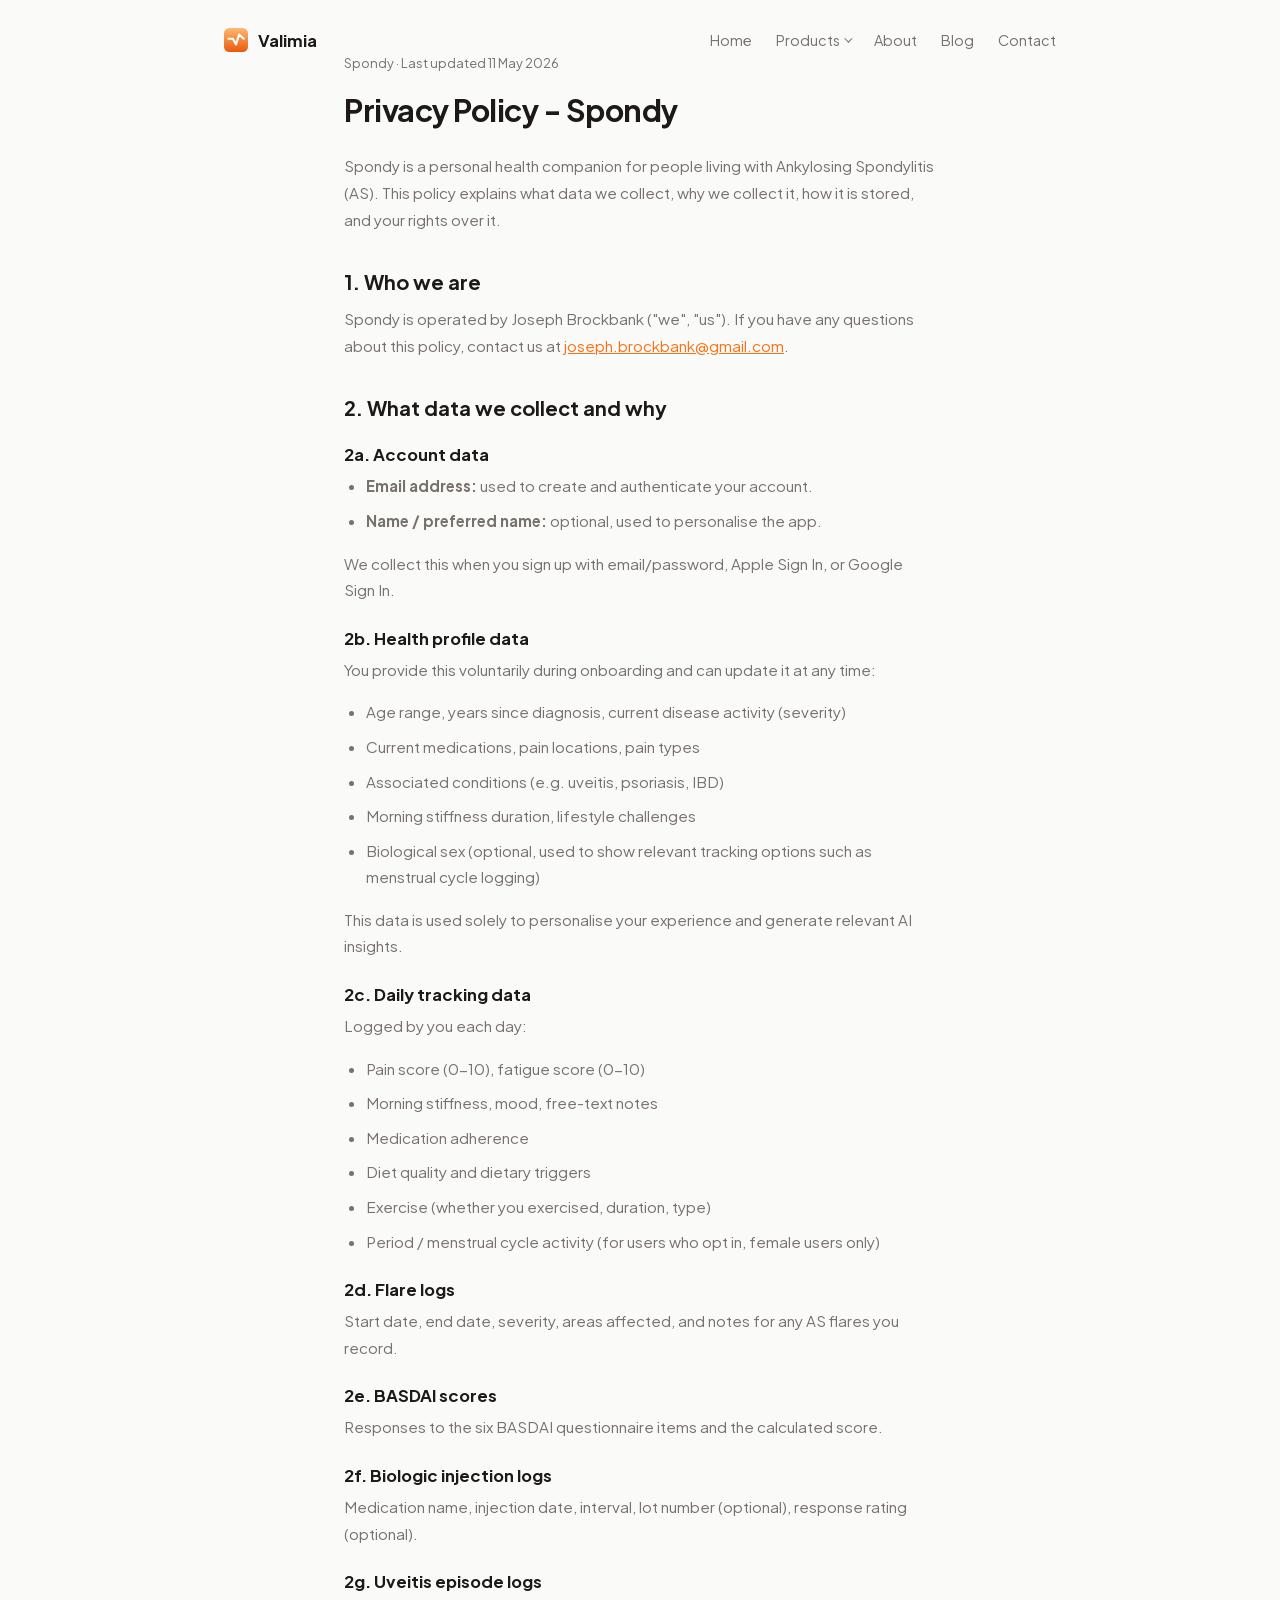
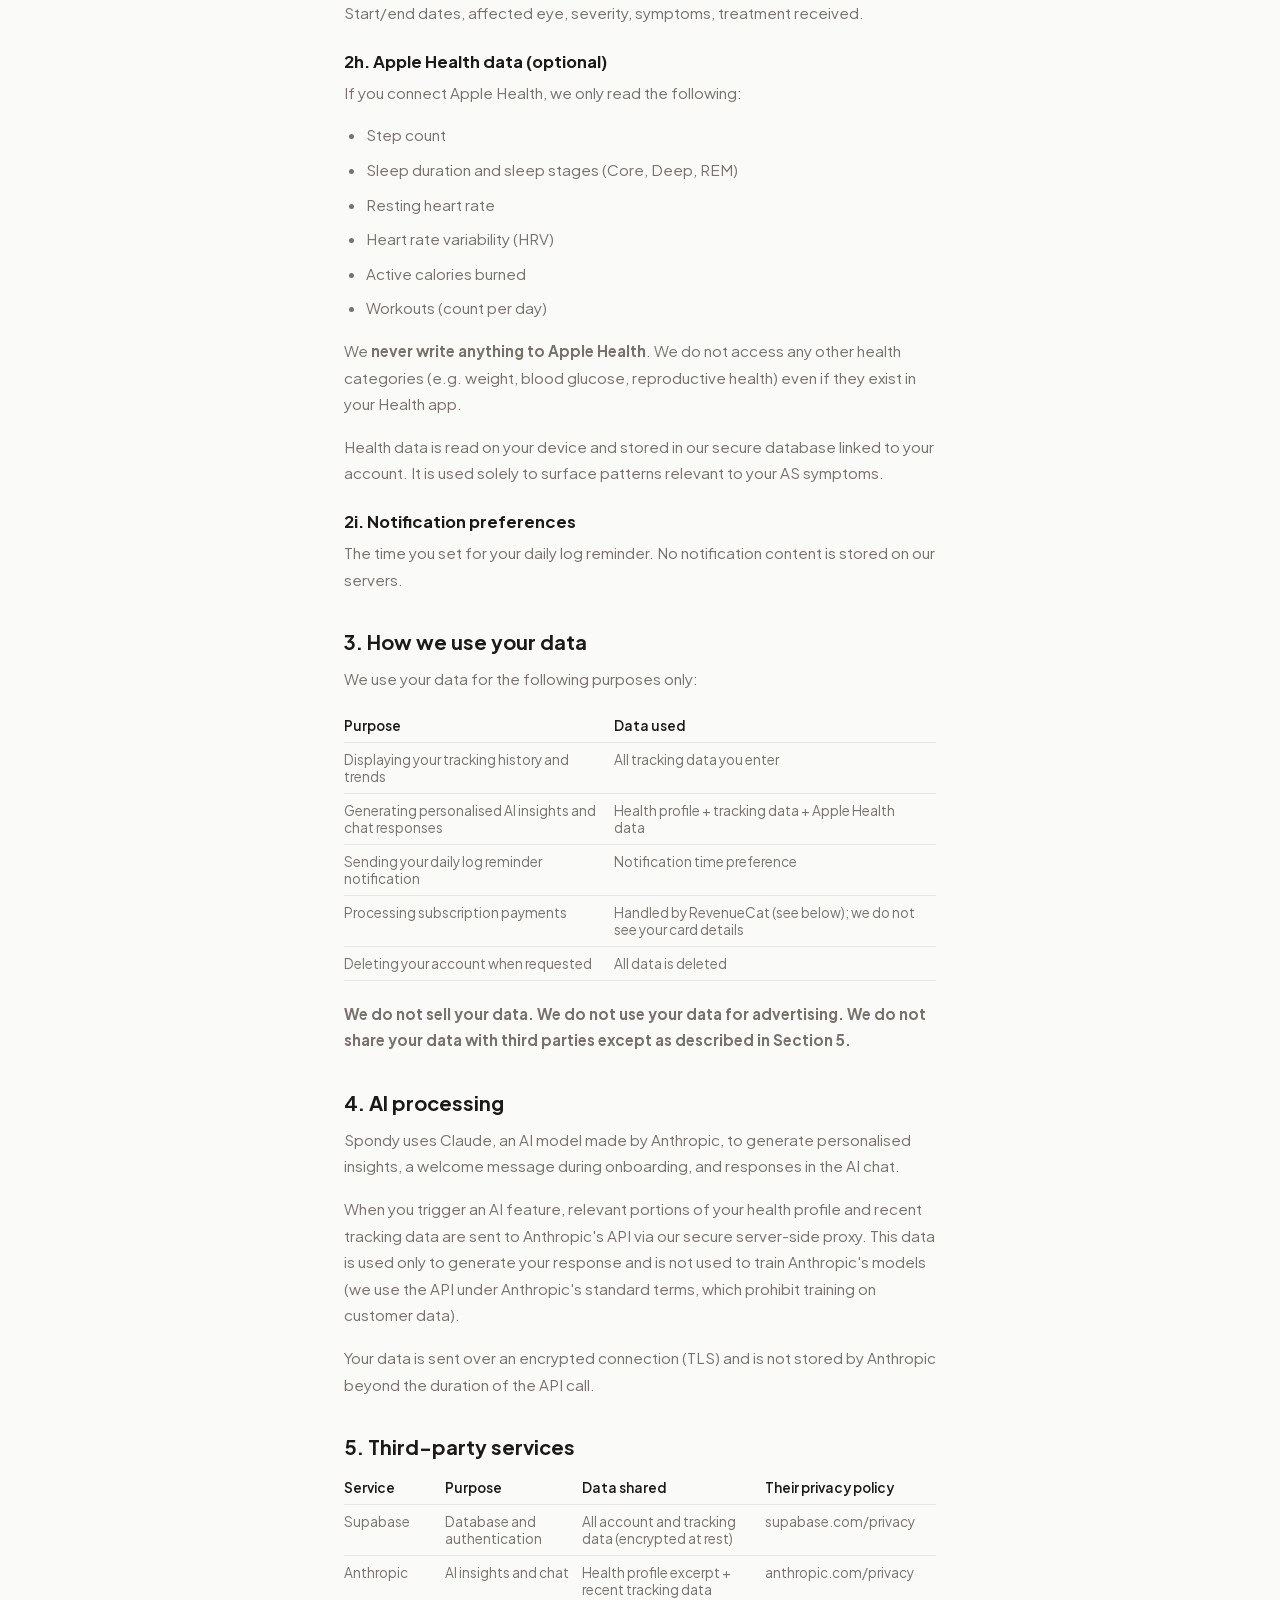
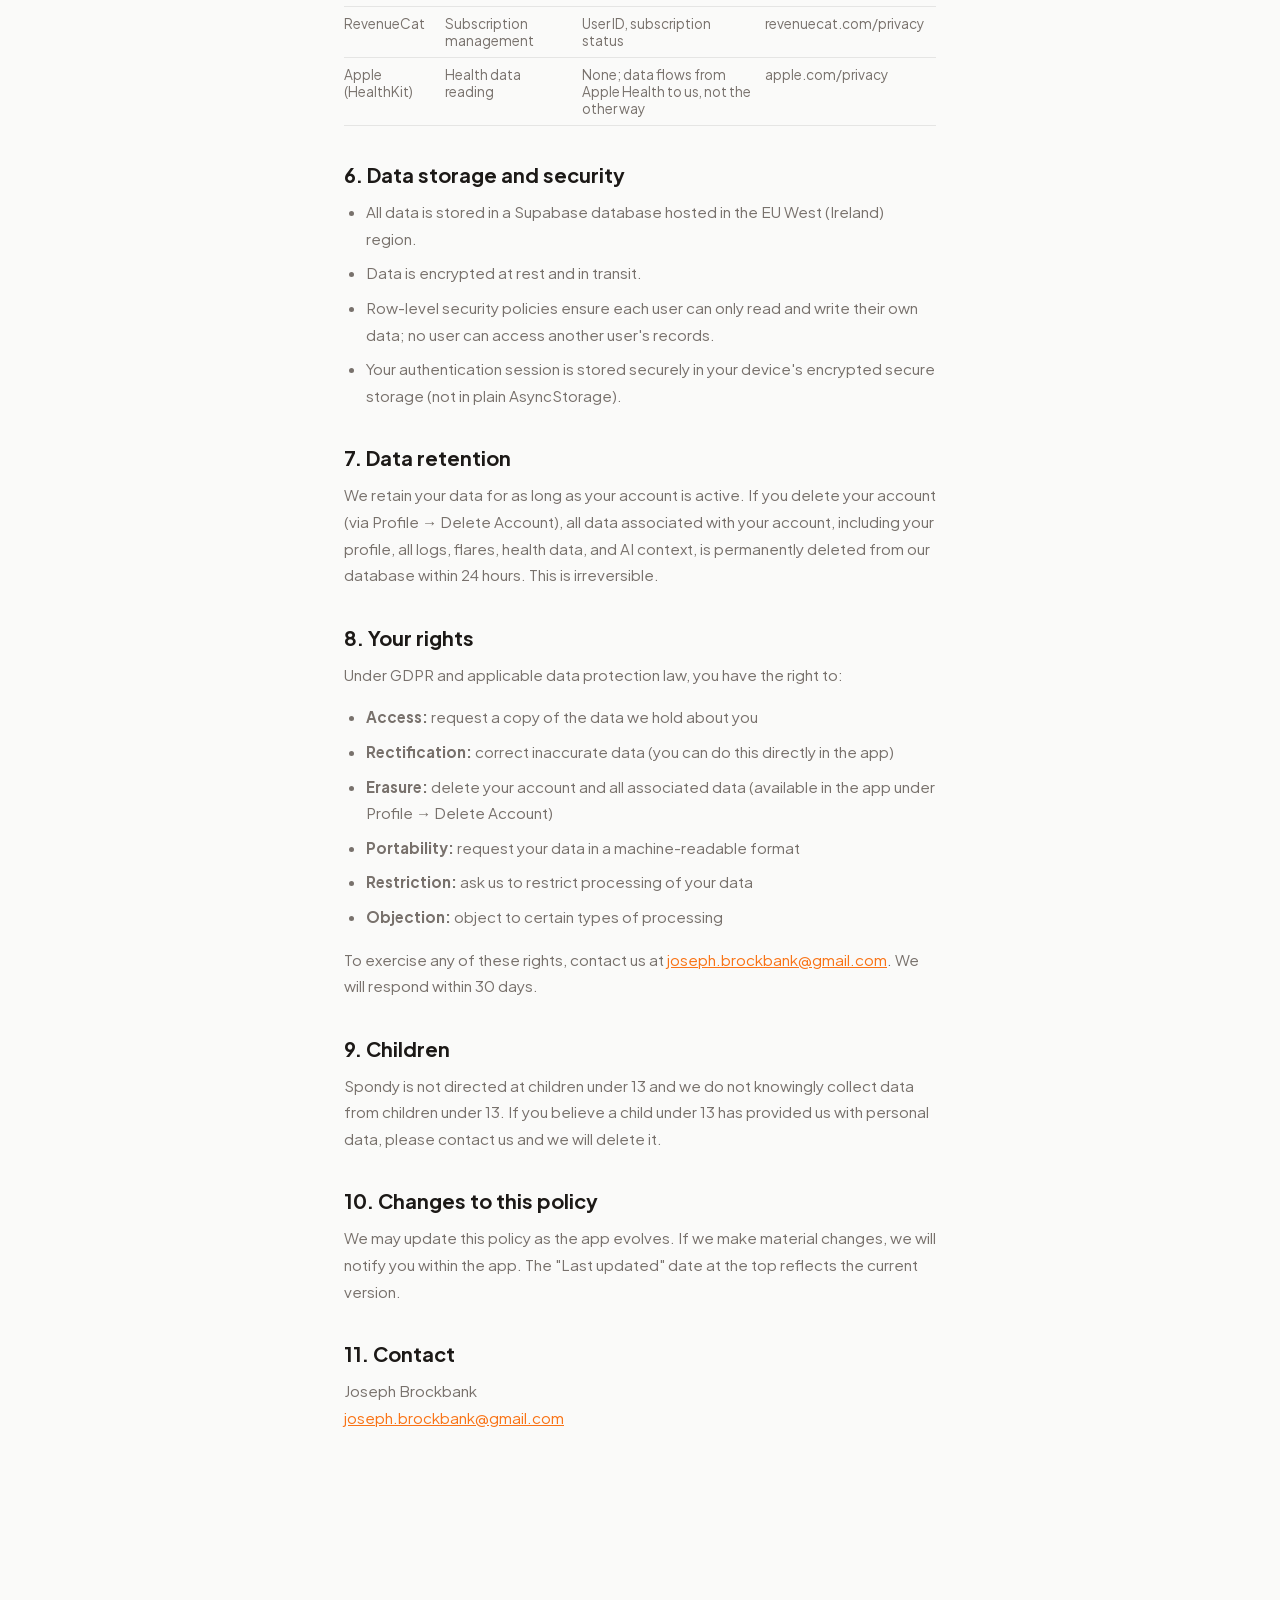
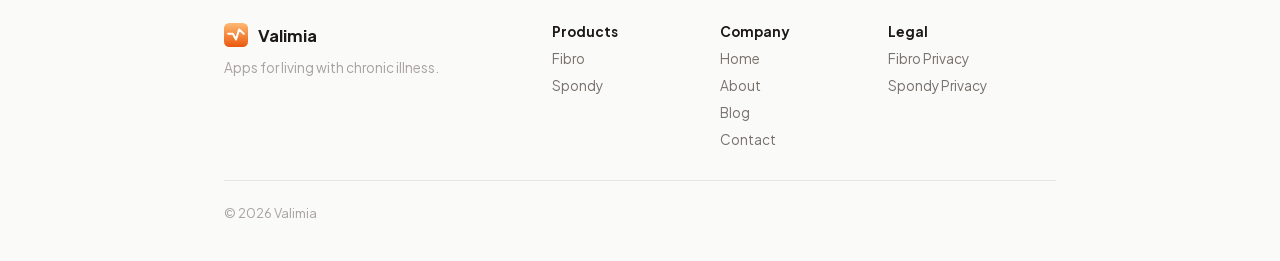
<file: apps/spondy/privacy/index.html>
<!DOCTYPE html>
<html lang="en">
<head>
  <meta charset="UTF-8" />
  <meta name="viewport" content="width=device-width, initial-scale=1.0" />
  <link rel="icon" type="image/svg+xml" href="/assets/logo-mark.svg" />
  <link rel="icon" type="image/png" href="/favicon-32.png" />
  <link rel="apple-touch-icon" href="/apple-touch-icon.png" />

  <title>Privacy Policy | Spondy | Valimia</title>
  <meta name="description" content="Privacy policy for Spondy, the ankylosing spondylitis symptom tracking app by Valimia." />
  <link rel="canonical" href="https://valimia.com/apps/spondy/privacy/" />

  <link rel="stylesheet" href="../../../assets/style.css" />
</head>
<body>

  <nav class="site-nav">
    <a class="brand" href="/"><img src="/assets/logo-mark.svg" class="brand-mark" alt="" />Valimia</a>
    <div class="links">
      <a href="/">Home</a>
      <details class="nav-dropdown">
        <summary>Products</summary>
        <div class="dropdown-panel">
          <a href="/apps/fibro/">Fibro</a>
          <a href="/apps/spondy/">Spondy</a>
        </div>
      </details>
      <a href="/about/">About</a>
      <a href="/blog/">Blog</a>
      <a href="/contact/">Contact</a>
    </div>
  </nav>

  <article class="post-body">
    <p class="meta">Spondy · Last updated 11 May 2026</p>
    <h1>Privacy Policy - Spondy</h1>

    <p>Spondy is a personal health companion for people living with Ankylosing Spondylitis (AS). This policy explains what data we collect, why we collect it, how it is stored, and your rights over it.</p>

    <h2>1. Who we are</h2>
    <p>Spondy is operated by Joseph Brockbank ("we", "us"). If you have any questions about this policy, contact us at <a href="mailto:joseph.brockbank@gmail.com">joseph.brockbank@gmail.com</a>.</p>

    <h2>2. What data we collect and why</h2>

    <h3>2a. Account data</h3>
    <ul>
      <li><strong>Email address:</strong> used to create and authenticate your account.</li>
      <li><strong>Name / preferred name:</strong> optional, used to personalise the app.</li>
    </ul>
    <p>We collect this when you sign up with email/password, Apple Sign In, or Google Sign In.</p>

    <h3>2b. Health profile data</h3>
    <p>You provide this voluntarily during onboarding and can update it at any time:</p>
    <ul>
      <li>Age range, years since diagnosis, current disease activity (severity)</li>
      <li>Current medications, pain locations, pain types</li>
      <li>Associated conditions (e.g. uveitis, psoriasis, IBD)</li>
      <li>Morning stiffness duration, lifestyle challenges</li>
      <li>Biological sex (optional, used to show relevant tracking options such as menstrual cycle logging)</li>
    </ul>
    <p>This data is used solely to personalise your experience and generate relevant AI insights.</p>

    <h3>2c. Daily tracking data</h3>
    <p>Logged by you each day:</p>
    <ul>
      <li>Pain score (0-10), fatigue score (0-10)</li>
      <li>Morning stiffness, mood, free-text notes</li>
      <li>Medication adherence</li>
      <li>Diet quality and dietary triggers</li>
      <li>Exercise (whether you exercised, duration, type)</li>
      <li>Period / menstrual cycle activity (for users who opt in, female users only)</li>
    </ul>

    <h3>2d. Flare logs</h3>
    <p>Start date, end date, severity, areas affected, and notes for any AS flares you record.</p>

    <h3>2e. BASDAI scores</h3>
    <p>Responses to the six BASDAI questionnaire items and the calculated score.</p>

    <h3>2f. Biologic injection logs</h3>
    <p>Medication name, injection date, interval, lot number (optional), response rating (optional).</p>

    <h3>2g. Uveitis episode logs</h3>
    <p>Start/end dates, affected eye, severity, symptoms, treatment received.</p>

    <h3>2h. Apple Health data (optional)</h3>
    <p>If you connect Apple Health, we only read the following:</p>
    <ul>
      <li>Step count</li>
      <li>Sleep duration and sleep stages (Core, Deep, REM)</li>
      <li>Resting heart rate</li>
      <li>Heart rate variability (HRV)</li>
      <li>Active calories burned</li>
      <li>Workouts (count per day)</li>
    </ul>
    <p>We <strong>never write anything to Apple Health</strong>. We do not access any other health categories (e.g. weight, blood glucose, reproductive health) even if they exist in your Health app.</p>
    <p>Health data is read on your device and stored in our secure database linked to your account. It is used solely to surface patterns relevant to your AS symptoms.</p>

    <h3>2i. Notification preferences</h3>
    <p>The time you set for your daily log reminder. No notification content is stored on our servers.</p>

    <h2>3. How we use your data</h2>
    <p>We use your data for the following purposes only:</p>
    <table>
      <tr><th>Purpose</th><th>Data used</th></tr>
      <tr><td>Displaying your tracking history and trends</td><td>All tracking data you enter</td></tr>
      <tr><td>Generating personalised AI insights and chat responses</td><td>Health profile + tracking data + Apple Health data</td></tr>
      <tr><td>Sending your daily log reminder notification</td><td>Notification time preference</td></tr>
      <tr><td>Processing subscription payments</td><td>Handled by RevenueCat (see below); we do not see your card details</td></tr>
      <tr><td>Deleting your account when requested</td><td>All data is deleted</td></tr>
    </table>
    <p><strong>We do not sell your data. We do not use your data for advertising. We do not share your data with third parties except as described in Section 5.</strong></p>

    <h2>4. AI processing</h2>
    <p>Spondy uses Claude, an AI model made by Anthropic, to generate personalised insights, a welcome message during onboarding, and responses in the AI chat.</p>
    <p>When you trigger an AI feature, relevant portions of your health profile and recent tracking data are sent to Anthropic's API via our secure server-side proxy. This data is used only to generate your response and is not used to train Anthropic's models (we use the API under Anthropic's standard terms, which prohibit training on customer data).</p>
    <p>Your data is sent over an encrypted connection (TLS) and is not stored by Anthropic beyond the duration of the API call.</p>

    <h2>5. Third-party services</h2>
    <table>
      <tr><th>Service</th><th>Purpose</th><th>Data shared</th><th>Their privacy policy</th></tr>
      <tr><td>Supabase</td><td>Database and authentication</td><td>All account and tracking data (encrypted at rest)</td><td>supabase.com/privacy</td></tr>
      <tr><td>Anthropic</td><td>AI insights and chat</td><td>Health profile excerpt + recent tracking data</td><td>anthropic.com/privacy</td></tr>
      <tr><td>RevenueCat</td><td>Subscription management</td><td>User ID, subscription status</td><td>revenuecat.com/privacy</td></tr>
      <tr><td>Apple (HealthKit)</td><td>Health data reading</td><td>None; data flows from Apple Health to us, not the other way</td><td>apple.com/privacy</td></tr>
    </table>

    <h2>6. Data storage and security</h2>
    <ul>
      <li>All data is stored in a Supabase database hosted in the EU West (Ireland) region.</li>
      <li>Data is encrypted at rest and in transit.</li>
      <li>Row-level security policies ensure each user can only read and write their own data; no user can access another user's records.</li>
      <li>Your authentication session is stored securely in your device's encrypted secure storage (not in plain AsyncStorage).</li>
    </ul>

    <h2>7. Data retention</h2>
    <p>We retain your data for as long as your account is active. If you delete your account (via Profile → Delete Account), all data associated with your account, including your profile, all logs, flares, health data, and AI context, is permanently deleted from our database within 24 hours. This is irreversible.</p>

    <h2>8. Your rights</h2>
    <p>Under GDPR and applicable data protection law, you have the right to:</p>
    <ul>
      <li><strong>Access:</strong> request a copy of the data we hold about you</li>
      <li><strong>Rectification:</strong> correct inaccurate data (you can do this directly in the app)</li>
      <li><strong>Erasure:</strong> delete your account and all associated data (available in the app under Profile → Delete Account)</li>
      <li><strong>Portability:</strong> request your data in a machine-readable format</li>
      <li><strong>Restriction:</strong> ask us to restrict processing of your data</li>
      <li><strong>Objection:</strong> object to certain types of processing</li>
    </ul>
    <p>To exercise any of these rights, contact us at <a href="mailto:joseph.brockbank@gmail.com">joseph.brockbank@gmail.com</a>. We will respond within 30 days.</p>

    <h2>9. Children</h2>
    <p>Spondy is not directed at children under 13 and we do not knowingly collect data from children under 13. If you believe a child under 13 has provided us with personal data, please contact us and we will delete it.</p>

    <h2>10. Changes to this policy</h2>
    <p>We may update this policy as the app evolves. If we make material changes, we will notify you within the app. The "Last updated" date at the top reflects the current version.</p>

    <h2>11. Contact</h2>
    <p>Joseph Brockbank<br /><a href="mailto:joseph.brockbank@gmail.com">joseph.brockbank@gmail.com</a></p>
  </article>

  <footer>
    <div class="footer-top">
      <div class="footer-brand">
        <a class="brand" href="/"><img src="/assets/logo-mark.svg" class="brand-mark" alt="" />Valimia</a>
        <p>Apps for living with chronic illness.</p>
      </div>
      <div class="footer-col">
        <h4>Products</h4>
        <a href="/apps/fibro/">Fibro</a>
        <a href="/apps/spondy/">Spondy</a>
      </div>
      <div class="footer-col">
        <h4>Company</h4>
        <a href="/">Home</a>
        <a href="/about/">About</a>
        <a href="/blog/">Blog</a>
        <a href="/contact/">Contact</a>
      </div>
      <div class="footer-col">
        <h4>Legal</h4>
        <a href="/apps/fibro/privacy/">Fibro Privacy</a>
        <a href="/apps/spondy/privacy/">Spondy Privacy</a>
      </div>
    </div>
    <div class="footer-bottom">
      <p>© 2026 Valimia</p>
    </div>
  </footer>

</body>
</html>
</file>
<file: assets/style.css>
/* Valimia shared design system, reused across company + app pages */

@font-face {
  font-family: 'Plus Jakarta Sans';
  font-style: normal;
  font-weight: 400 700;
  font-display: swap;
  src: url('fonts/plus-jakarta-sans.woff2') format('woff2');
}

*, *::before, *::after { box-sizing: border-box; margin: 0; padding: 0; }

:root {
  --bg: #0f0f0f;
  --bg-card: #1a1a1a;
  --border: #2a2a2a;
  --text: #f0f0f0;
  --text-muted: #777;
  --text-heading: #ffffff;
  --tagline: #999;
  --footer-text: #444;
  --footer-link: #666;
  --accent: #F97316;
  --accent-fibro: #F97316;
  --accent-spondy: #F97316;
}

@media (prefers-color-scheme: light) {
  :root {
    --bg: #fafaf9;
    --bg-card: #ffffff;
    --border: #e5e5e4;
    --text: #1c1917;
    --text-muted: #78716c;
    --text-heading: #1c1917;
    --tagline: #57534e;
    --footer-text: #a8a29e;
    --footer-link: #78716c;
  }
}

html { overflow-x: hidden; }

body {
  font-family: 'Plus Jakarta Sans', -apple-system, BlinkMacSystemFont, 'Segoe UI', sans-serif;
  background: var(--bg);
  color: var(--text);
  min-height: 100vh;
  display: flex;
  flex-direction: column;
  align-items: center;
  overflow-x: hidden;
}

a { color: inherit; }

/* Site nav, shared on every page */
.site-nav {
  width: 100%;
  max-width: 880px;
  padding: 28px 24px 0;
  display: flex;
  align-items: center;
  justify-content: space-between;
}

.brand {
  display: flex;
  align-items: center;
  gap: 10px;
  text-decoration: none;
  font-weight: 700;
  font-size: 1.05rem;
  color: var(--text-heading);
}

.brand .brand-mark {
  width: 24px;
  height: 24px;
  display: block;
}

.site-nav .links {
  display: flex;
  gap: 24px;
  font-size: 0.9rem;
}

.site-nav .links a {
  text-decoration: none;
  color: var(--text-muted);
}

.site-nav .links a:hover,
.site-nav .links a.active {
  color: var(--text-heading);
}

.nav-dropdown {
  position: relative;
  display: inline-flex;
  align-items: center;
}

.nav-dropdown summary {
  list-style: none;
  cursor: pointer;
  color: var(--text-muted);
  display: inline-flex;
  align-items: center;
  gap: 4px;
}

.nav-dropdown summary::-webkit-details-marker { display: none; }

.nav-dropdown summary::after {
  content: '';
  width: 6px;
  height: 6px;
  border-right: 1.5px solid currentColor;
  border-bottom: 1.5px solid currentColor;
  transform: rotate(45deg) translateY(-2px);
}

.nav-dropdown:hover summary,
.nav-dropdown[open] summary {
  color: var(--text-heading);
}

.nav-dropdown .dropdown-panel {
  position: absolute;
  top: 100%;
  left: 0;
  margin-top: 14px;
  background: var(--bg-card);
  border: 1px solid var(--border);
  border-radius: 12px;
  padding: 6px;
  display: flex;
  flex-direction: column;
  min-width: 130px;
  box-shadow: 0 12px 32px rgba(0,0,0,0.18);
  z-index: 20;
}

.nav-dropdown .dropdown-panel a {
  padding: 8px 12px;
  border-radius: 8px;
  font-size: 0.9rem;
  color: var(--text-muted);
  text-decoration: none;
}

.nav-dropdown .dropdown-panel a:hover {
  background: var(--bg);
  color: var(--text-heading);
}

header.hero {
  width: 100%;
  max-width: 680px;
  padding: 64px 24px 48px;
  text-align: center;
}

header.page-header {
  width: 100%;
  max-width: 680px;
  padding: 48px 24px 32px;
}

.logo-mark {
  width: 80px;
  height: 80px;
  border-radius: 22px;
  overflow: hidden;
  display: inline-block;
  margin-bottom: 24px;
}

.logo-mark img { width: 100%; height: 100%; object-fit: cover; }

h1 {
  font-size: 2.4rem;
  font-weight: 700;
  letter-spacing: -0.5px;
  color: var(--text-heading);
}

header.page-header h1 { font-size: 2rem; }

.tagline {
  margin-top: 12px;
  font-size: 1.1rem;
  color: var(--tagline);
  line-height: 1.6;
}

.store-buttons {
  display: flex;
  gap: 12px;
  justify-content: center;
  flex-wrap: wrap;
  margin-top: 32px;
}

.store-btn { display: inline-block; transition: opacity 0.15s; }
.store-btn:hover { opacity: 0.8; }
.store-btn img { height: 48px; display: block; }

main {
  width: 100%;
  max-width: 680px;
  padding: 0 24px 80px;
}

main.wide { max-width: 880px; }

.features {
  display: grid;
  grid-template-columns: 1fr 1fr;
  gap: 16px;
  margin-bottom: 56px;
}

@media (max-width: 640px) {
  .site-nav { flex-direction: column; align-items: flex-start; row-gap: 14px; }
  .site-nav .links { flex-wrap: wrap; gap: 12px 16px; font-size: 0.85rem; }
}

@media (max-width: 480px) {
  header.hero h1 { font-size: 1.9rem; }
}

@media (max-width: 500px) { .features { grid-template-columns: 1fr; } }

.feature {
  background: var(--bg-card);
  border: 1px solid var(--border);
  border-radius: 16px;
  padding: 24px;
}

.feature-icon { font-size: 1.6rem; margin-bottom: 12px; }
.feature h3 { font-size: 0.95rem; font-weight: 600; color: var(--text-heading); margin-bottom: 6px; }
.feature p { font-size: 0.85rem; color: var(--text-muted); line-height: 1.5; }

.screenshot-wrap { text-align: center; margin-bottom: 56px; }
.screenshot-wrap img {
  width: 240px;
  border-radius: 32px;
  box-shadow: 0 24px 64px rgba(0,0,0,0.6);
  border: 1px solid #2a2a2a;
}

.section-title {
  font-size: 1.05rem;
  font-weight: 700;
  color: var(--accent);
  margin-bottom: 20px;
}

.btn {
  display: inline-block;
  background: var(--accent);
  color: #fff;
  text-decoration: none;
  font-size: 0.85rem;
  font-weight: 600;
  padding: 10px 20px;
  border-radius: 10px;
  transition: opacity 0.15s;
}

.prose-section > .btn { margin-top: 8px; }

.btn:hover { opacity: 0.88; }

.btn-row {
  display: flex;
  gap: 12px;
  flex-wrap: wrap;
}

.mission-statement {
  text-align: center;
  padding: 8px 0 40px;
}

.mission-statement p {
  font-size: 1.3rem;
  font-weight: 600;
  color: var(--text-heading);
  line-height: 1.5;
  max-width: 560px;
  margin: 0 auto;
}

.prose-section {
  background: var(--bg-card);
  border: 1px solid var(--border);
  border-radius: 16px;
  padding: 32px;
  margin-bottom: 16px;
}

.prose-section h2 { font-size: 1.2rem; font-weight: 600; color: var(--text-heading); margin-bottom: 12px; }
.prose-section p { font-size: 0.9rem; color: var(--text-muted); line-height: 1.7; margin-bottom: 12px; }
.prose-section p:last-child { margin-bottom: 0; }
.prose-section ul, .prose-section ol { margin: 0 0 12px 20px; }
.prose-section li { font-size: 0.9rem; color: var(--text-muted); line-height: 1.7; margin-bottom: 6px; }

.support-box {
  background: var(--bg-card);
  border: 1px solid var(--border);
  border-radius: 16px;
  padding: 32px;
  margin-bottom: 20px;
}

.support-box h2 { font-size: 1.2rem; font-weight: 600; color: var(--text-heading); margin-bottom: 8px; }
.support-box p { font-size: 0.9rem; color: var(--text-muted); line-height: 1.6; margin-bottom: 20px; }
.support-box a.email-btn {
  display: inline-block;
  background: var(--accent);
  color: #fff;
  text-decoration: none;
  font-size: 0.9rem;
  font-weight: 600;
  padding: 12px 24px;
  border-radius: 10px;
}

.contact-form { display: flex; flex-direction: column; gap: 18px; }
.contact-form label {
  display: block;
  font-size: 0.85rem;
  font-weight: 600;
  color: var(--text-heading);
  margin-bottom: 6px;
}
.contact-form input[type="text"],
.contact-form input[type="email"],
.contact-form textarea {
  width: 100%;
  padding: 12px 14px;
  border-radius: 10px;
  border: 1px solid var(--border);
  background: var(--bg);
  color: var(--text);
  font-family: inherit;
  font-size: 0.9rem;
}
.contact-form input[type="text"]:focus,
.contact-form input[type="email"]:focus,
.contact-form textarea:focus {
  outline: none;
  border-color: var(--accent);
}
.contact-form textarea { resize: vertical; min-height: 140px; }
.contact-form button[type="submit"] {
  align-self: flex-start;
  border: none;
  cursor: pointer;
  font-family: inherit;
}
.contact-form button[type="submit"]:disabled { opacity: 0.6; cursor: default; }
.form-status { font-size: 0.85rem; margin-top: 12px; }
.form-status.success { color: #16a34a; }
.form-status.error { color: #dc2626; }

/* App cards on the Valimia homepage */
.app-cards {
  display: grid;
  grid-template-columns: 1fr 1fr;
  gap: 20px;
  margin-bottom: 56px;
}

@media (max-width: 560px) { .app-cards { grid-template-columns: 1fr; } }

.app-card {
  background: var(--bg-card);
  border: 1px solid var(--border);
  border-radius: 20px;
  padding: 28px;
  text-decoration: none;
  display: block;
  transition: border-color 0.15s;
}

.app-card:hover { border-color: var(--accent); }

.app-card .logo-mark { width: 56px; height: 56px; margin-bottom: 16px; border-radius: 16px; }
.app-card h3 { font-size: 1.15rem; font-weight: 700; color: var(--text-heading); margin-bottom: 6px; }
.app-card p { font-size: 0.85rem; color: var(--text-muted); line-height: 1.5; margin-bottom: 14px; }
.app-card .cta {
  display: inline-block;
  font-size: 0.78rem;
  font-weight: 600;
  color: #fff;
  background: var(--accent);
  padding: 8px 16px;
  border-radius: 8px;
}

/* Blog listing */
.post-list { display: flex; flex-direction: column; gap: 16px; margin-bottom: 40px; }

.post-item {
  background: var(--bg-card);
  border: 1px solid var(--border);
  border-radius: 16px;
  padding: 28px;
  text-decoration: none;
  display: block;
  transition: border-color 0.15s;
}

.post-item:hover { border-color: var(--accent); }
.post-item .meta { font-size: 0.75rem; color: var(--text-muted); margin-bottom: 10px; }
.post-item h3 { font-size: 1.1rem; font-weight: 700; color: var(--text-heading); margin-bottom: 8px; }
.post-item p { font-size: 0.88rem; color: var(--text-muted); line-height: 1.6; }

/* Blog post body */
article.post-body { padding: 0 24px 80px; width: 100%; max-width: 640px; }
article.post-body .meta { font-size: 0.8rem; color: var(--text-muted); margin-bottom: 16px; }
article.post-body h1 { font-size: 1.9rem; margin-bottom: 24px; }
article.post-body h2 { font-size: 1.25rem; color: var(--text-heading); margin: 36px 0 12px; }
article.post-body p { font-size: 0.95rem; color: var(--text-muted); line-height: 1.75; margin-bottom: 16px; }
article.post-body ul, article.post-body ol { margin: 0 0 16px 22px; }
article.post-body li { font-size: 0.95rem; color: var(--text-muted); line-height: 1.75; margin-bottom: 8px; }
article.post-body a { color: var(--accent); text-decoration: underline; }
article.post-body table { width: 100%; border-collapse: collapse; margin: 0 0 20px; font-size: 0.85rem; }
article.post-body th, article.post-body td { text-align: left; padding: 8px 12px 8px 0; border-bottom: 1px solid var(--border); vertical-align: top; }
article.post-body th { color: var(--text-heading); font-weight: 600; }
article.post-body td { color: var(--text-muted); }
article.post-body h3 { font-size: 1.05rem; color: var(--text-heading); margin: 24px 0 8px; }
article.post-body .app-callout {
  background: var(--bg-card);
  border: 1px solid var(--border);
  border-radius: 16px;
  padding: 24px;
  margin: 28px 0;
  display: flex;
  align-items: center;
  gap: 16px;
}
article.post-body .app-callout img { width: 48px; height: 48px; border-radius: 14px; }
article.post-body .app-callout .callout-text h4 { color: var(--text-heading); font-size: 0.95rem; margin-bottom: 4px; }
article.post-body .app-callout .callout-text p { margin: 0; font-size: 0.82rem; }
article.post-body .app-callout .callout-text a {
  display: inline-block;
  margin-top: 6px;
  font-size: 0.78rem;
  font-weight: 600;
  color: #fff;
  background: var(--accent);
  text-decoration: none;
  padding: 6px 14px;
  border-radius: 8px;
}

footer {
  width: 100%;
  max-width: 880px;
  padding: 56px 24px 40px;
  margin-top: 40px;
}

.footer-top {
  display: flex;
  gap: 48px;
  flex-wrap: wrap;
  padding-bottom: 32px;
  border-bottom: 1px solid var(--border);
  margin-bottom: 24px;
}

.footer-brand { flex: 1 1 220px; max-width: 280px; }
.footer-brand p { margin-top: 10px; font-size: 0.85rem; color: var(--footer-text); line-height: 1.6; }

.footer-col { display: flex; flex-direction: column; gap: 10px; min-width: 120px; }
.footer-col h4 {
  font-size: 0.85rem;
  font-weight: 700;
  color: var(--text-heading);
}
.footer-col a { font-size: 0.85rem; color: var(--footer-link); text-decoration: none; }
.footer-col a:hover { color: var(--accent); }

.footer-bottom p { font-size: 0.8rem; color: var(--footer-text); }
</file>
